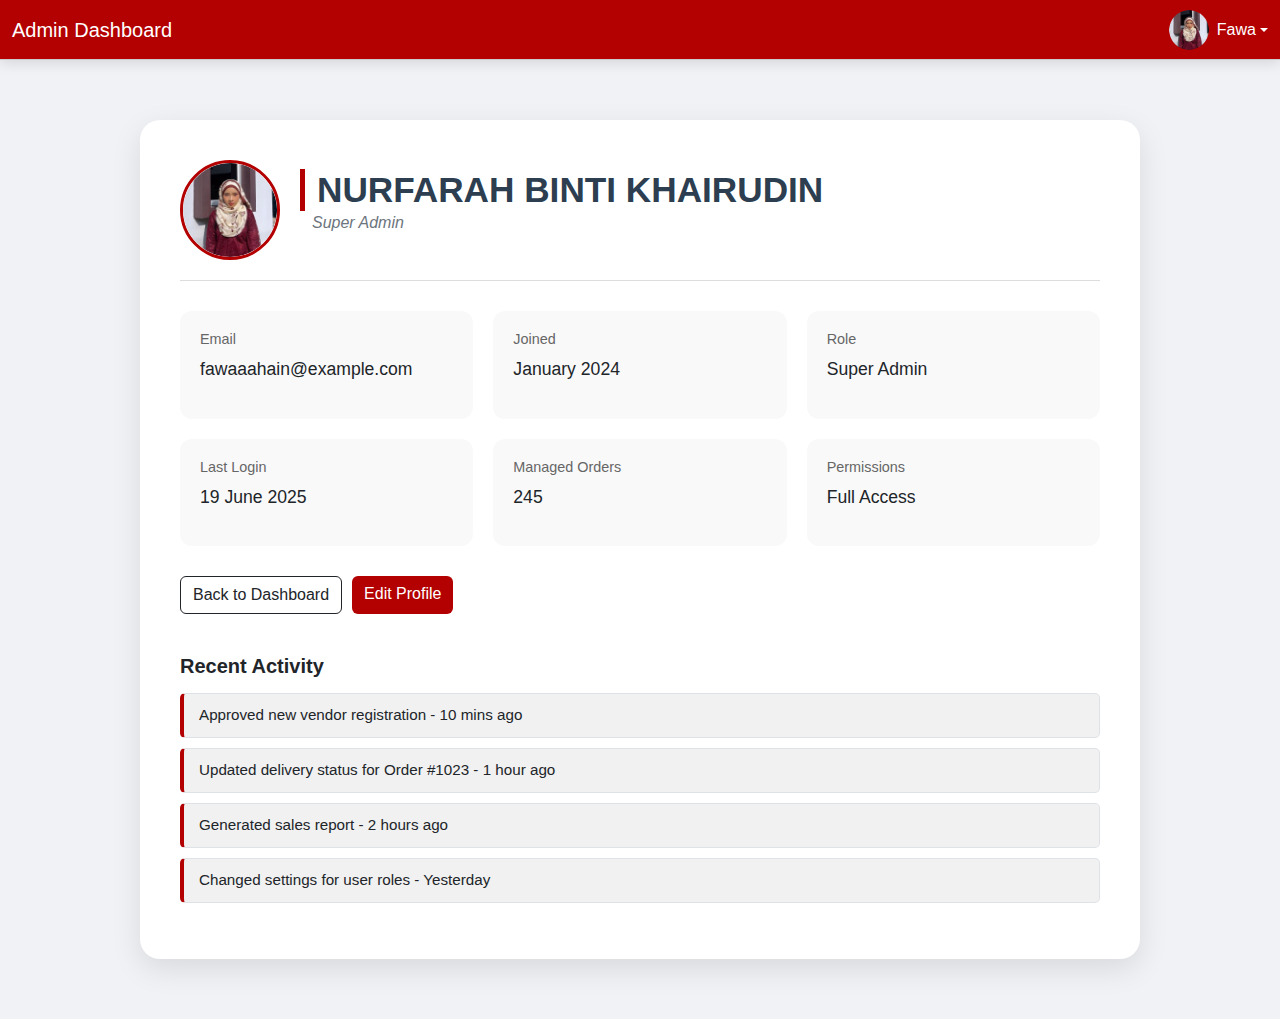
<file: adminprofile.html>
<!DOCTYPE html>
<html lang="en">

<head>
  <meta charset="UTF-8" />
  <meta name="viewport" content="width=device-width, initial-scale=1.0" />
  <title>Admin Profile</title>
  <link href="https://cdn.jsdelivr.net/npm/bootstrap@5.3.2/dist/css/bootstrap.min.css" rel="stylesheet" />
  <link href="https://cdn.jsdelivr.net/npm/bootstrap-icons@1.10.5/font/bootstrap-icons.css" rel="stylesheet" />
  <link href="https://fonts.googleapis.com/css2?family=Bebas+Neue&display=swap" rel="stylesheet">
  <link href="styles.css" rel="stylesheet" />
</head>

<body>
  <!-- NAVBAR -->
  <nav class="navbar navbar-expand-lg navbar-dark" style="background-color: #b30000">
    <div class="container-fluid">
      <a class="navbar-brand" href="#">Admin Dashboard</a>
      <div class="dropdown ms-auto">
        <a class="nav-link dropdown-toggle d-flex align-items-center text-white" href="#" role="button" data-bs-toggle="dropdown" aria-expanded="false">
          <img src="images/profile.png" alt="Avatar" class="rounded-circle" width="40" height="40">
          <span class="ms-2">Fawa</span>
        </a>
        <ul class="dropdown-menu dropdown-menu-end">
          <li><a class="dropdown-item" href="#">Settings</a></li>
          <li><hr class="dropdown-divider"></li>
          <li><a class="dropdown-item" href="#">Logout</a></li>
        </ul>
      </div>
    </div>
  </nav>

  <!-- PROFILE SECTION -->
  <div class="admin-profile">
    <div class="profile-container">
      <div class="admin-header">
        <img src="images/profile.png" alt="Admin Avatar">
        <div>
         <h2 class="admin-name">NURFARAH BINTI KHAIRUDIN</h2>
         <p class="admin-role">Super Admin</p>
        </div>
      </div>

      <div class="info-grid">
        <div class="info-box">
          <h6>Email</h6>
          <p>fawaaahain@example.com</p>
        </div>
        <div class="info-box">
          <h6>Joined</h6>
          <p>January 2024</p>
        </div>
        <div class="info-box">
          <h6>Role</h6>
          <p>Super Admin</p>
        </div>
        <div class="info-box">
          <h6>Last Login</h6>
          <p>19 June 2025</p>
        </div>
        <div class="info-box">
          <h6>Managed Orders</h6>
          <p>245</p>
        </div>
        <div class="info-box">
          <h6>Permissions</h6>
          <p>Full Access</p>
        </div>
      </div>

      <div class="btn-group-action">
        <a href="dashboard.html" class="btn btn-outline-dark">Back to Dashboard</a>
        <a href="edit-profile.html" class="btn btn-warning">Edit Profile</a>
      </div>

      <div class="activity-log">
        <h5>Recent Activity</h5>
        <ul>
          <li>Approved new vendor registration - 10 mins ago</li>
          <li>Updated delivery status for Order #1023 - 1 hour ago</li>
          <li>Generated sales report - 2 hours ago</li>
          <li>Changed settings for user roles - Yesterday</li>
        </ul>
      </div>
    </div>
  </div>
  <script src="https://cdn.jsdelivr.net/npm/bootstrap@5.3.2/dist/js/bootstrap.bundle.min.js"></script>
</body>

</html>
</file>
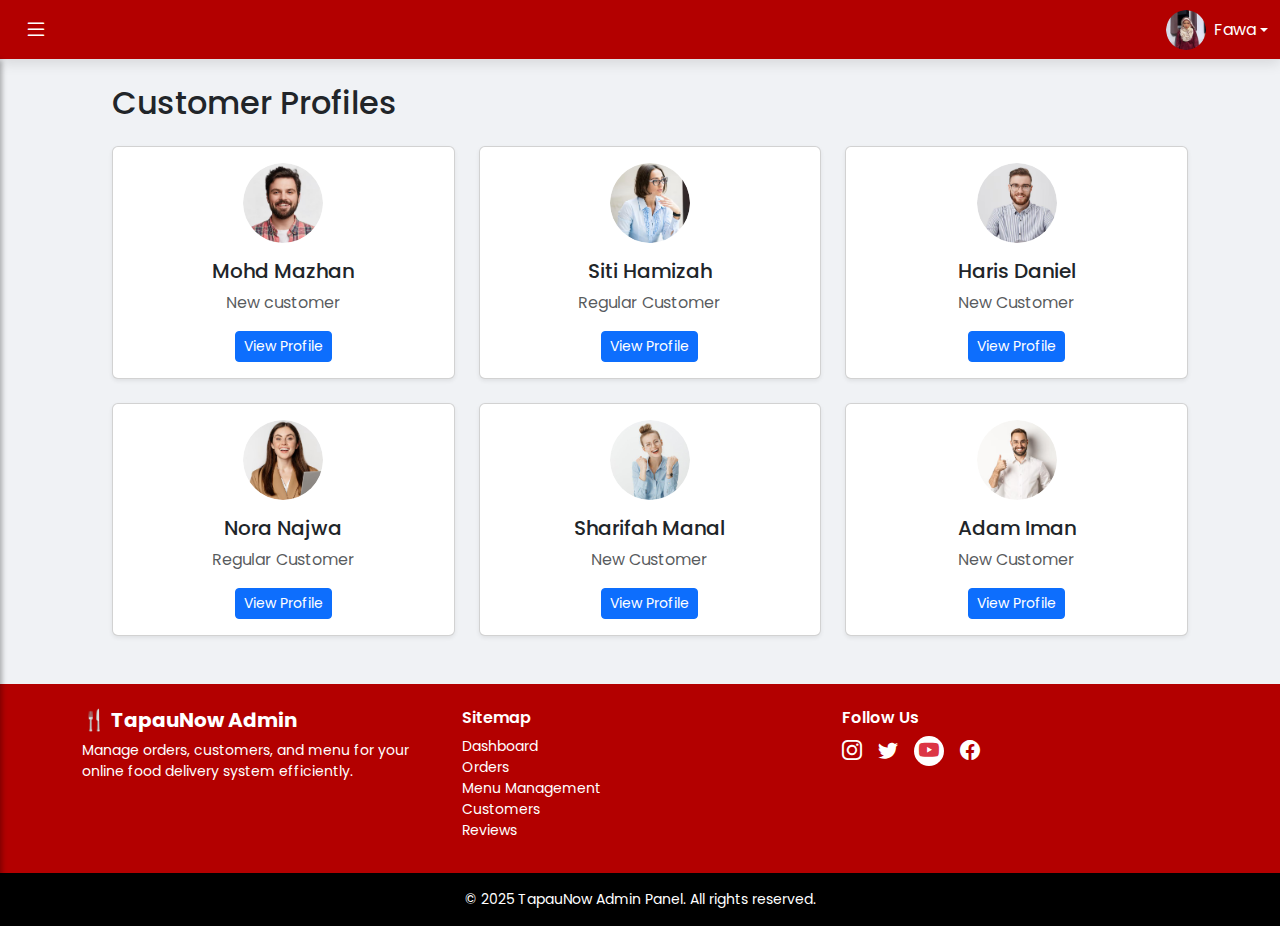
<file: customers.html>
<!DOCTYPE html>
<html lang="en">

<head>
  <meta charset="UTF-8" />
  <meta name="viewport" content="width=device-width, initial-scale=1.0" />
  <title>Customer Profiles - Dashboard</title>
  <link href="https://cdn.jsdelivr.net/npm/bootstrap@5.3.2/dist/css/bootstrap.min.css" rel="stylesheet">
  <link rel="stylesheet" href="styles.css">
  <link href="https://cdn.jsdelivr.net/npm/bootstrap-icons@1.10.5/font/bootstrap-icons.css" rel="stylesheet">
  <link href="https://fonts.googleapis.com/css2?family=Poppins:wght@400;600&display=swap" rel="stylesheet">
</head>

<body>
  <!-- Top Navigation Bar -->
  <nav class="navbar navbar-expand-lg border-bottom">
    <div class="container-fluid">
      <button class="btn border-0 text-white fs-4" id="menu-toggle" style="background: none;">
        <i class="bi bi-list"></i>
      </button>
      <div class="dropdown">
        <a href="#" class="d-flex align-items-center text-decoration-none dropdown-toggle" data-bs-toggle="dropdown"
          aria-expanded="false">
          <img src="images/profile.png" alt="Profile Avatar" class="rounded-circle me-2" width="40">
          <span>Fawa</span>
        </a>
        <ul class="dropdown-menu dropdown-menu-end">
          <li><a class="dropdown-item" href="adminprofile.html">Profile</a></li>
          <li><a class="dropdown-item" href="#">Settings</a></li>
          <li>
            <hr class="dropdown-divider">
          </li>
          <li><a class="dropdown-item" href="logout.php">Logout</a></li>
        </ul>
      </div>
    </div>
  </nav>

  <!-- Sidebar + Main Content Wrapper -->
  <div class="d-flex" id="wrapper">

    <!-- Sidebar -->
    <div class="bg-dark text-white p-3 min-vh-100" style="width: 250px;" id="sidebar">
      <div class="sidebar-heading">
        <img src="images/profile.png" alt="Profile Avatar" class="rounded-circle me-2" width="50">
        <span>fawa<br><small>2024266354</small></span>
      </div>
      <hr class="text-white">
      <ul class="nav flex-column mt-4">
        <li class="nav-item"><a href="index.html" class="nav-link">Dashboard</a></li>
        <li class="nav-item"><a href="orders.html" class="nav-link">Orders</a></li>
        <li class="nav-item"><a href="menu.html" class="nav-link">Menu Management</a></li>
        <li class="nav-item"><a href="reviews.html" class="nav-link">Reviews</a></li>
        <li class="nav-item"><a href="customers.html" class="nav-link active">Customers</a></li>
      </ul>
    </div>

   <!-- Main Content Area -->
    <div id="page-content" class="container-fluid py-4">
      <h2 class="mb-4">Customer Profiles</h2>
      <div class="row">
        <!-- Customer 1 -->
        <div class="col-md-4 mb-4">
          <div class="card shadow-sm">
            <div class="card-body text-center">
              <img src="images/profile1.png" alt="Customer Avatar" class="rounded-circle mb-3" width="80">
              <h5 class="card-title">Mohd Mazhan</h5>
              <p class="text-muted">New customer</p>
              <a href="profilecust1.html" class="btn btn-primary btn-sm">View Profile</a>
            </div>
          </div>
        </div>

        <!-- Customer 2 -->
        <div class="col-md-4 mb-4">
          <div class="card shadow-sm">
            <div class="card-body text-center">
              <img src="images/profile5.png"  alt="Customer Avatar" class="rounded-circle mb-3" width="80">
              <h5 class="card-title">Siti Hamizah</h5>
              <p class="text-muted">Regular Customer</p>
              <a href="profilecust5.html" class="btn btn-primary btn-sm">View Profile</a>
            </div>
          </div>
        </div>

        <!-- Customer 3 -->
        <div class="col-md-4 mb-4">
          <div class="card shadow-sm">
            <div class="card-body text-center">
              <img src="images/profile2.png" alt="Customer Avatar" class="rounded-circle mb-3" width="80">
              <h5 class="card-title">Haris Daniel</h5>
              <p class="text-muted">New Customer</p>
              <a href="profilecust2.html" class="btn btn-primary btn-sm">View Profile</a>
            </div>
          </div>
        </div>

        <!-- Customer 4 -->
        <div class="col-md-4 mb-4">
          <div class="card shadow-sm">
            <div class="card-body text-center">
              <img src="images/profile4.png" alt="Customer Avatar" class="rounded-circle mb-3" width="80">
              <h5 class="card-title">Nora Najwa</h5>
              <p class="text-muted">Regular Customer</p>
              <a href="profilecust4.html" class="btn btn-primary btn-sm">View Profile</a>
            </div>
          </div>
        </div>

         <!-- Customer 5 -->
        <div class="col-md-4 mb-4">
          <div class="card shadow-sm">
            <div class="card-body text-center">
              <img src="images/profile6.png" alt="Customer Avatar" class="rounded-circle mb-3" width="80">
              <h5 class="card-title">Sharifah Manal</h5>
              <p class="text-muted">New Customer</p>
              <a href="profilecust6.html" class="btn btn-primary btn-sm">View Profile</a>
            </div>
          </div>
        </div>

        <!-- Customer 6 -->
        <div class="col-md-4 mb-4">
          <div class="card shadow-sm">
            <div class="card-body text-center">
              <img src="images/profile3.png" alt="Customer Avatar" class="rounded-circle mb-3" width="80">
              <h5 class="card-title">Adam Iman</h5>
              <p class="text-muted">New Customer</p>
              <a href="profilecust3.html" class="btn btn-primary btn-sm">View Profile</a>
            </div>
          </div>
        </div>
      </div>
    </div>
  </div>


<!-- Footer Section Start -->
 <footer class="text-white pt-4" style="background-color: #b30000;">
  <div class="container">
    <div class="row">

      <!-- Branding -->
      <div class="col-md-4 mb-3">
        <h5 class="fw-bold">🍴 TapauNow Admin</h5>
        <p class="small">Manage orders, customers, and menu for your online food delivery system efficiently.</p>
      </div>

      <!-- Sitemap -->
      <div class="col-md-4 mb-3">
        <h6 class="fw-semibold">Sitemap</h6>
        <ul class="list-unstyled small">
          <li><a href="dashboard.html" class="text-white text-decoration-none">Dashboard</a></li>
          <li><a href="orders.html" class="text-white text-decoration-none">Orders</a></li>
          <li><a href="menu.html" class="text-white text-decoration-none">Menu Management</a></li>
          <li><a href="customers.html" class="text-white text-decoration-none">Customers</a></li>
          <li><a href="reviews.html" class="text-white text-decoration-none">Reviews</a></li>
        </ul>
      </div>

       <!-- Social Media -->
      <div class="col-md-4 mb-3">
        <h6 class="fw-semibold">Follow Us</h6>
        <div class="d-flex gap-3">
          <a href="https://www.instagram.com/yfaar/" class="text-white fs-5"><i class="bi bi-instagram"></i></a>
          <a href="https://x.com/yfaaar" class="text-white fs-5"><i class="bi bi-twitter"></i></a> <!-- FIXED -->
          <a href="https://www.youtube.com/@NURFARAHKHAIRUDIN-i7n" class="fs-5 d-inline-flex align-items-center justify-content-center rounded-circle" style="width: 30px; height: 30px; background-color: white;">
            <i class="bi bi-youtube text-danger"></i>
          </a>
          <a href="https://www.facebook.com/share/1JZTAfGp1u/?mibextid=wwXIfr" class="text-white fs-5"><i class="bi bi-facebook"></i></a>
        </div>
      </div>


    </div>
  </div>

  <!-- Copyright (Black Strip) -->
  <div class="text-center small p-3" style="background-color: black; color: white;">
    © 2025 TapauNow Admin Panel. All rights reserved.
  </div>
</footer>
  <!-- Footer Section End -->

  <script src="https://cdn.jsdelivr.net/npm/bootstrap@5.3.2/dist/js/bootstrap.bundle.min.js"></script> 
  <script src="scripts.js"></script>
</body>
</html>
</file>
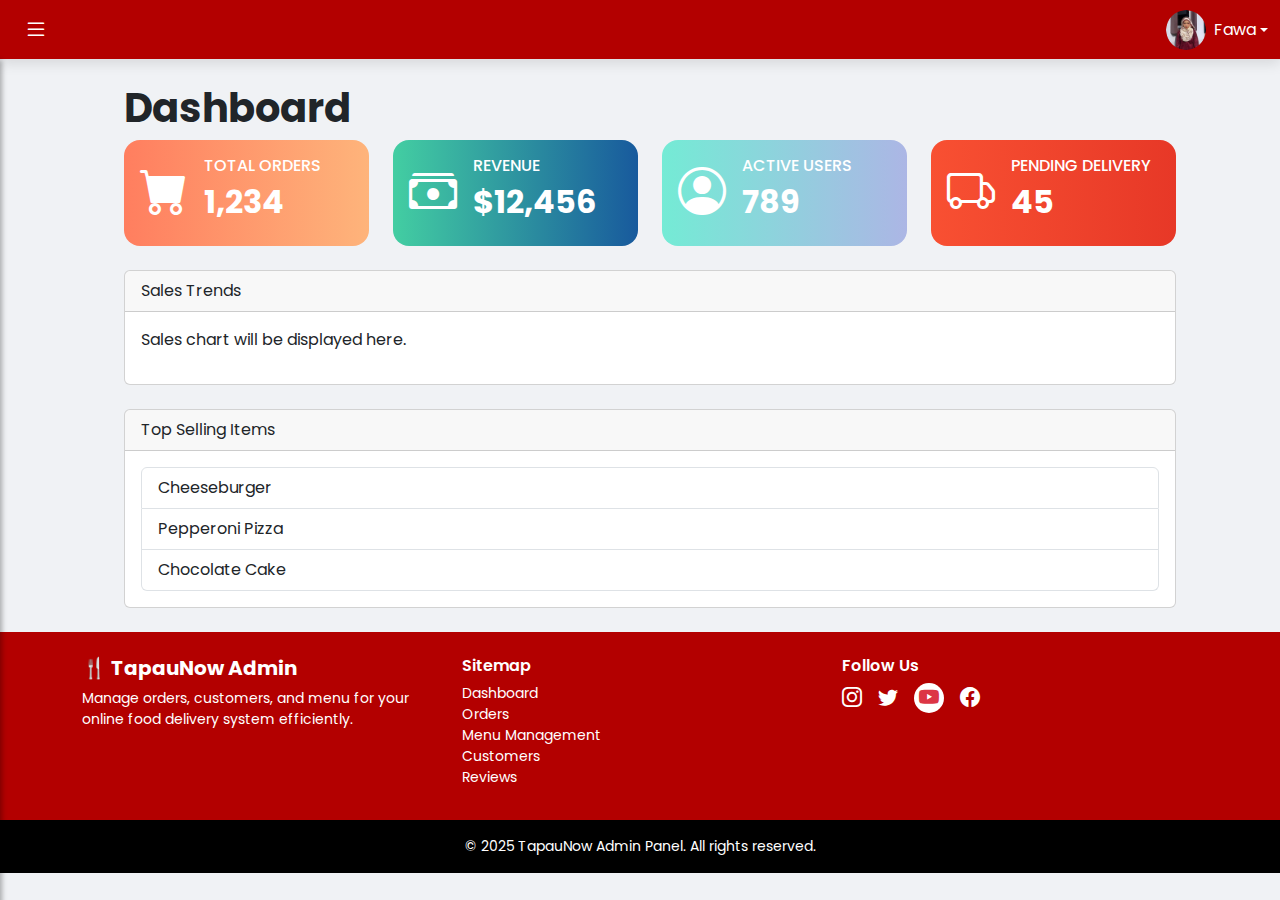
<file: dashboard.html>
<!DOCTYPE html>
<html lang="en">

<head>
  <meta charset="UTF-8" />
  <meta name="viewport" content="width=device-width, initial-scale=1.0" />
  <title>Dashboard</title>
  <link href="https://cdn.jsdelivr.net/npm/bootstrap@5.3.2/dist/css/bootstrap.min.css" rel="stylesheet">
  <link rel="stylesheet" href="styles.css">
  <link href="https://cdn.jsdelivr.net/npm/bootstrap-icons@1.10.5/font/bootstrap-icons.css" rel="stylesheet">
  <link href="https://fonts.googleapis.com/css2?family=Poppins:wght@400;600&display=swap" rel="stylesheet">
</head>

<body>
  <!-- Top Navigation Bar -->
  <nav class="navbar navbar-expand-lg border-bottom">
    <div class="container-fluid">
      <button class="btn border-0 text-white fs-4" id="menu-toggle" style="background: none;">
        <i class="bi bi-list"></i>
      </button>
      <div class="dropdown">
        <a href="#" class="d-flex align-items-center text-decoration-none dropdown-toggle" data-bs-toggle="dropdown"
          aria-expanded="false">
          <img src="images/profile.png" alt="Profile Avatar" class="rounded-circle me-2" width="40">
          <span>Fawa</span>
        </a>
        <ul class="dropdown-menu dropdown-menu-end">
          <li><a class="dropdown-item" href="adminprofile.html">Profile</a></li>
          <li><a class="dropdown-item" href="settings.html">Settings</a></li>
          <li>
            <hr class="dropdown-divider">
          </li>
          <li><a class="dropdown-item" href="logout.php">Logout</a></li>
        </ul>
      </div>
    </div>
  </nav>

  <!-- Sidebar + Main Content Wrapper -->
  <div class="d-flex" id="wrapper">

    <!-- Sidebar -->
    <div class="bg-dark text-white p-3 min-vh-100" style="width: 250px;" id="sidebar">
      <div class="sidebar-heading">
        <img src="images/profile.png" alt="Profile Avatar" class="rounded-circle me-2" width="50">
        <span>fawa<br><small>2024266354</small></span>
      </div>
      <hr class="text-white">
      <ul class="nav flex-column mt-4">
        <ul>
          <li class="nav-item"><a href="dashboard.html" class="nav-link active">Dashboard</a></li>
          <li class="nav-item"><a href="orders.html" class="nav-link">Orders</a></li>
          <li class="nav-item"><a href="menu.html" class="nav-link">Menu Management</a></li>
          <li class="nav-item"><a href="reviews.html" class="nav-link">Reviews</a></li>
          <li class="nav-item"><a href="customers.html" class="nav-link">Customers</a></li>
        </ul>
    </div>

    <!-- Main Content -->
    <div class="container-fluid p-4" id="page-content">
      <h1><b>Dashboard</b></h1>

      <!-- Quick Stats -->
      <div class="row mb-4">
        <div class="col-md-3">
          <div class="card h-100 text-white"
            style="background: linear-gradient(to right, #ff7e5f, #feb47b); border: none; border-radius: 1rem;">
            <div class="card-body d-flex align-items-center"><i class="bi bi-cart-fill display-5 me-3"></i>
              <div>
                <h6 class="text-uppercase">Total Orders</h6>
                <h2 class="fw-bold">1,234</h2>
              </div>
            </div>
          </div>
        </div>
        <div class="col-md-3">
          <div class="card h-100 text-white"
            style="background: linear-gradient(to right, #43cea2, #185a9d); border: none; border-radius: 1rem;">
            <div class="card-body d-flex align-items-center"><i class="bi bi-cash-stack display-5 me-3"></i>
              <div>
                <h6 class="text-uppercase">Revenue</h6>
                <h2 class="fw-bold">$12,456</h2>
              </div>
            </div>
          </div>
        </div>
        <div class="col-md-3">
          <div class="card h-100 text-white"
            style="background: linear-gradient(to right, #74ebd5, #ACB6E5); border: none; border-radius: 1rem;">
            <div class="card-body d-flex align-items-center"><i class="bi bi-person-circle display-5 me-3"></i>
              <div>
                <h6 class="text-uppercase">Active Users</h6>
                <h2 class="fw-bold">789</h2>
              </div>
            </div>
          </div>
        </div>
        <div class="col-md-3">
          <div class="card h-100 text-white"
            style="background: linear-gradient(to right, #f85032, #e73827); border: none; border-radius: 1rem;">
            <div class="card-body d-flex align-items-center"><i class="bi bi-truck display-5 me-3"></i>
              <div>
                <h6 class="text-uppercase">Pending Delivery</h6>
                <h2 class="fw-bold">45</h2>
              </div>
            </div>
          </div>
        </div>
      </div>

      <!-- Sales Trends Placeholder -->
      <div class="card mb-4">
        <div class="card-header">Sales Trends</div>
        <div class="card-body">
          <p>Sales chart will be displayed here.</p>
        </div>
      </div>

      <!-- Top Selling Items -->
      <div class="card">
        <div class="card-header">Top Selling Items</div>
        <div class="card-body">
          <ul class="list-group">
            <li class="list-group-item">Cheeseburger</li>
            <li class="list-group-item">Pepperoni Pizza</li>
            <li class="list-group-item">Chocolate Cake</li>
          </ul>
        </div>
      </div>
    </div>
  </div>

<!-- Footer Section Start -->
 <footer class="text-white pt-4" style="background-color: #b30000;">
  <div class="container">
    <div class="row">

      <!-- Branding -->
      <div class="col-md-4 mb-3">
        <h5 class="fw-bold">🍴 TapauNow Admin</h5>
        <p class="small">Manage orders, customers, and menu for your online food delivery system efficiently.</p>
      </div>

      <!-- Sitemap -->
      <div class="col-md-4 mb-3">
        <h6 class="fw-semibold">Sitemap</h6>
        <ul class="list-unstyled small">
          <li><a href="dashboard.html" class="text-white text-decoration-none">Dashboard</a></li>
          <li><a href="orders.html" class="text-white text-decoration-none">Orders</a></li>
          <li><a href="menu.html" class="text-white text-decoration-none">Menu Management</a></li>
          <li><a href="customers.html" class="text-white text-decoration-none">Customers</a></li>
          <li><a href="reviews.html" class="text-white text-decoration-none">Reviews</a></li>
        </ul>
      </div>

       <!-- Social Media -->
      <div class="col-md-4 mb-3">
        <h6 class="fw-semibold">Follow Us</h6>
        <div class="d-flex gap-3">
          <a href="https://www.instagram.com/yfaar/" class="text-white fs-5"><i class="bi bi-instagram"></i></a>
          <a href="https://x.com/yfaaar" class="text-white fs-5"><i class="bi bi-twitter"></i></a> <!-- FIXED -->
          <a href="https://www.youtube.com/@NURFARAHKHAIRUDIN-i7n" class="fs-5 d-inline-flex align-items-center justify-content-center rounded-circle" style="width: 30px; height: 30px; background-color: white;">
            <i class="bi bi-youtube text-danger"></i>
          </a>
          <a href="https://www.facebook.com/share/1JZTAfGp1u/?mibextid=wwXIfr" class="text-white fs-5"><i class="bi bi-facebook"></i></a>
        </div>
      </div>


    </div>
  </div>

  <!-- Copyright (Black Strip) -->
  <div class="text-center small p-3" style="background-color: black; color: white;">
    © 2025 TapauNow Admin Panel. All rights reserved.
  </div>
</footer>
  <!-- Footer Section End -->


  <script src="https://cdn.jsdelivr.net/npm/bootstrap@5.3.2/dist/js/bootstrap.bundle.min.js"></script>
  <script src="scripts.js"></script>
</body>

</html>
</file>
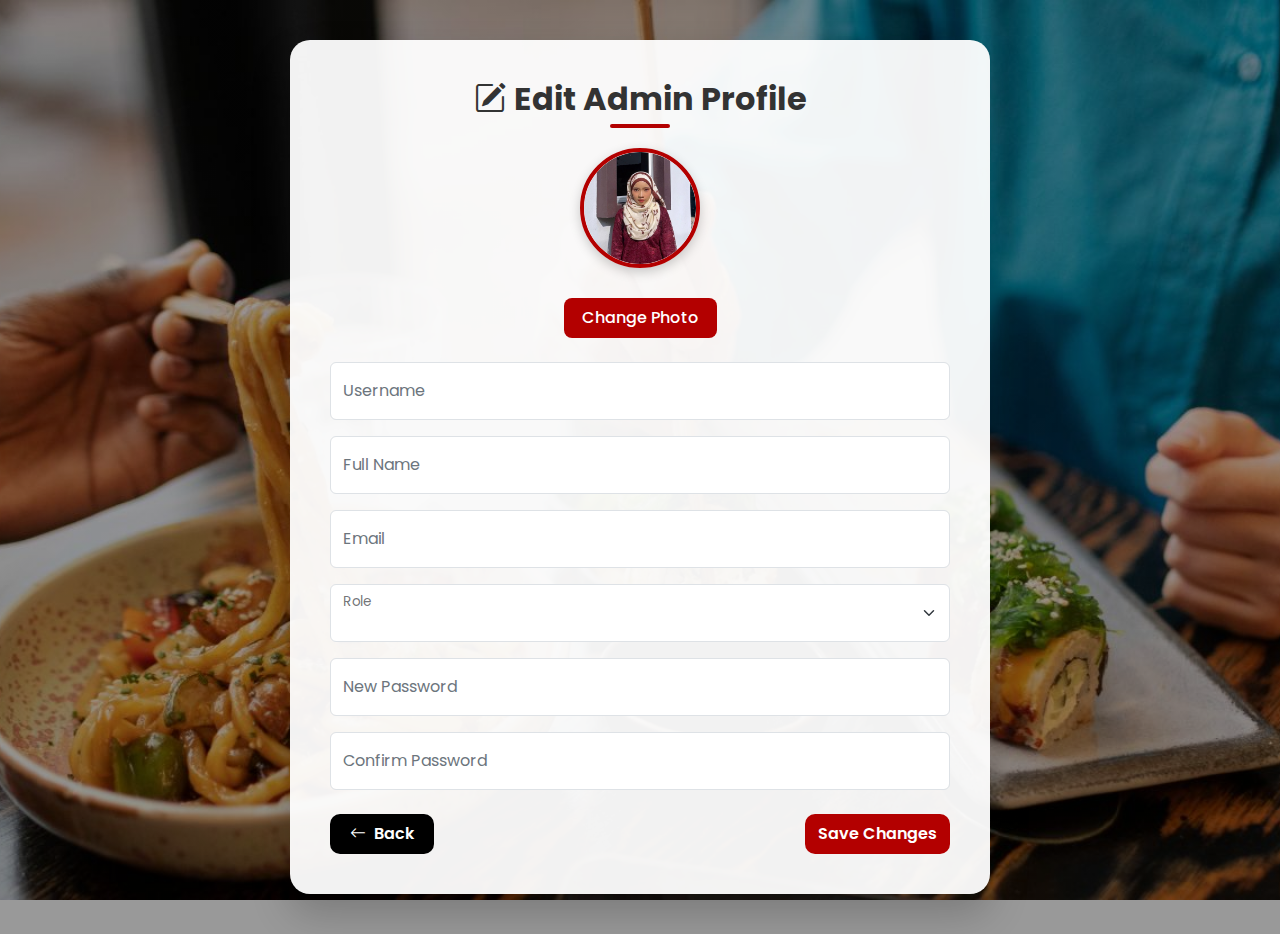
<file: edit-profile.html>
<!DOCTYPE html>
<html lang="en">
<head>
  <meta charset="UTF-8">
  <title>Edit Profile</title>
  <link href="https://cdn.jsdelivr.net/npm/bootstrap@5.3.3/dist/css/bootstrap.min.css" rel="stylesheet">
  <link href="https://fonts.googleapis.com/css2?family=Poppins:wght@400;600;700&display=swap" rel="stylesheet">
  <link href="https://cdn.jsdelivr.net/npm/bootstrap-icons@1.10.5/font/bootstrap-icons.css" rel="stylesheet">
  <style>
    body#editProfilePage {
      font-family: 'Poppins', sans-serif;
      background: linear-gradient(rgba(0,0,0,0.4), rgba(0,0,0,0.4)), url('images/background.jpeg') no-repeat center center fixed;
      background-size: cover;
      min-height: 100vh;
      margin: 0;
    }

    .background-overlay {
      min-height: 100vh;
      display: flex;
      align-items: center;
      justify-content: center;
      padding: 40px 20px;
    }

    .edit-container {
      width: 100%;
      max-width: 700px;
      background: rgba(255,255,255,0.95);
      border-radius: 20px;
      padding: 40px;
      box-shadow: 0 20px 40px rgba(0,0,0,0.2);
    }

    .edit-title {
      font-size: 2rem;
      font-weight: 700;
      color: #333;
      text-align: center;
      margin-bottom: 30px;
      position: relative;
    }

    .edit-title::after {
      content: '';
      width: 60px;
      height: 4px;
      background-color: #b30000;
      position: absolute;
      bottom: -10px;
      left: 50%;
      transform: translateX(-50%);
      border-radius: 10px;
    }

    .profile-image-preview {
      display: block;
      margin: 0 auto 20px;
      width: 120px;
      height: 120px;
      object-fit: cover;
      border-radius: 50%;
      border: 4px solid #b30000;
      box-shadow: 0 4px 12px rgba(0,0,0,0.2);
    }

    .custom-file-upload {
      display: inline-block;
      margin-top: 10px;
      color: white;
      background-color: #b30000;
      padding: 8px 18px;
      border-radius: 8px;
      cursor: pointer;
      font-weight: 500;
      transition: 0.3s;
    }

    .custom-file-upload:hover {
      background-color: #8e0000;
    }

    input[type="file"] {
      display: none;
    }

    .form-floating > label {
      color: #6c757d;
    }

    .form-floating .form-control:focus ~ label,
    .form-floating .form-control:not(:placeholder-shown) ~ label {
      opacity: 1;
      transform: scale(0.85) translateY(-0.9rem) translateX(0.15rem);
    }

    .btn-secondary {
    background-color: black; 
    color: #fff;
    font-weight: 600;
    border-radius: 10px;
    border: none;
    padding: 8px 20px;
    transition: background 0.3s;
    }

  .btn-secondary:hover {
   background-color: blue; 
   color: white; 
  }

  .btn-save {
  background-color: #b30000;
  color: white;
  font-weight: 600;
  border-radius: 10px;
  }

  .btn-save:hover {
  background-color: #8e0000;
  }

  @media (max-width: 576px) {
  .edit-container {
  padding: 30px 20px;
      }
    }
  </style>
</head>

<body id="editProfilePage">
  <div class="background-overlay">
    <div class="edit-container">
      <h2 class="edit-title"><i class="bi bi-pencil-square me-2"></i>Edit Admin Profile</h2>

      <div class="text-center">
        <img src="images/profile.png" id="profilePreview" class="profile-image-preview" alt="Profile Picture">
        <label for="uploadImage" class="custom-file-upload">Change Photo</label>
        <input type="file" id="uploadImage" accept="image/*">
      </div>

      <form class="mt-4" id="editProfileForm">
        <div class="form-floating mb-3">
          <input type="text" class="form-control" id="floatingUsername" placeholder="Username" required>
          <label for="floatingUsername">Username</label>
        </div>

        <div class="form-floating mb-3">
          <input type="text" class="form-control" id="floatingName" placeholder="Full Name" required>
          <label for="floatingName">Full Name</label>
        </div>

        <div class="form-floating mb-3">
          <input type="email" class="form-control" id="floatingEmail" placeholder="Email" required>
          <label for="floatingEmail">Email</label>
        </div>

        <div class="form-floating mb-3">
          <select class="form-select" id="floatingRole" aria-label="Role">
            <option selected disabled>Select Role</option>
            <option value="Supervisor">Supervisor</option>
            <option value="Manager">Manager</option>
            <option value="Administrator">Administrator</option>
          </select>
          <label for="floatingRole">Role</label>
        </div>

        <div class="form-floating mb-3">
          <input type="password" class="form-control" id="floatingPassword" placeholder="New Password">
          <label for="floatingPassword">New Password</label>
        </div>

        <div class="form-floating mb-4">
          <input type="password" class="form-control" id="floatingConfirmPassword" placeholder="Confirm Password">
          <label for="floatingConfirmPassword">Confirm Password</label>
        </div>

        <div class="d-flex justify-content-between">
  <button type="button" class="btn btn-secondary" onclick="window.location.href= 'adminprofile.html'">
    <i class="bi bi-arrow-left me-1"></i> Back
  </button>
  <button type="submit" class="btn btn-save">Save Changes</button>
</div>


  <script>
    const uploadImage = document.getElementById('uploadImage');
    const profilePreview = document.getElementById('profilePreview');

    uploadImage.addEventListener('change', function () {
      const file = this.files[0];
      if (file) {
        profilePreview.src = URL.createObjectURL(file);
      }
    });

    // Save and Load Form Data using localStorage
    const form = document.getElementById("editProfileForm");

    window.addEventListener('DOMContentLoaded', () => {
      document.getElementById("floatingUsername").value = localStorage.getItem("username") || "";
      document.getElementById("floatingName").value = localStorage.getItem("name") || "";
      document.getElementById("floatingEmail").value = localStorage.getItem("email") || "";
      document.getElementById("floatingRole").value = localStorage.getItem("role") || "";
    });

   form.addEventListener("submit", function (e) {
  e.preventDefault();

  localStorage.setItem("username", document.getElementById("floatingUsername").value);
  localStorage.setItem("name", document.getElementById("floatingName").value);
  localStorage.setItem("email", document.getElementById("floatingEmail").value);
  localStorage.setItem("role", document.getElementById("floatingRole").value);

  alert("Profile saved locally!");

  // Redirect ke profile page
  window.location.href = "adminprofile.html";
});

  </script>
</body>
</html>
</file>
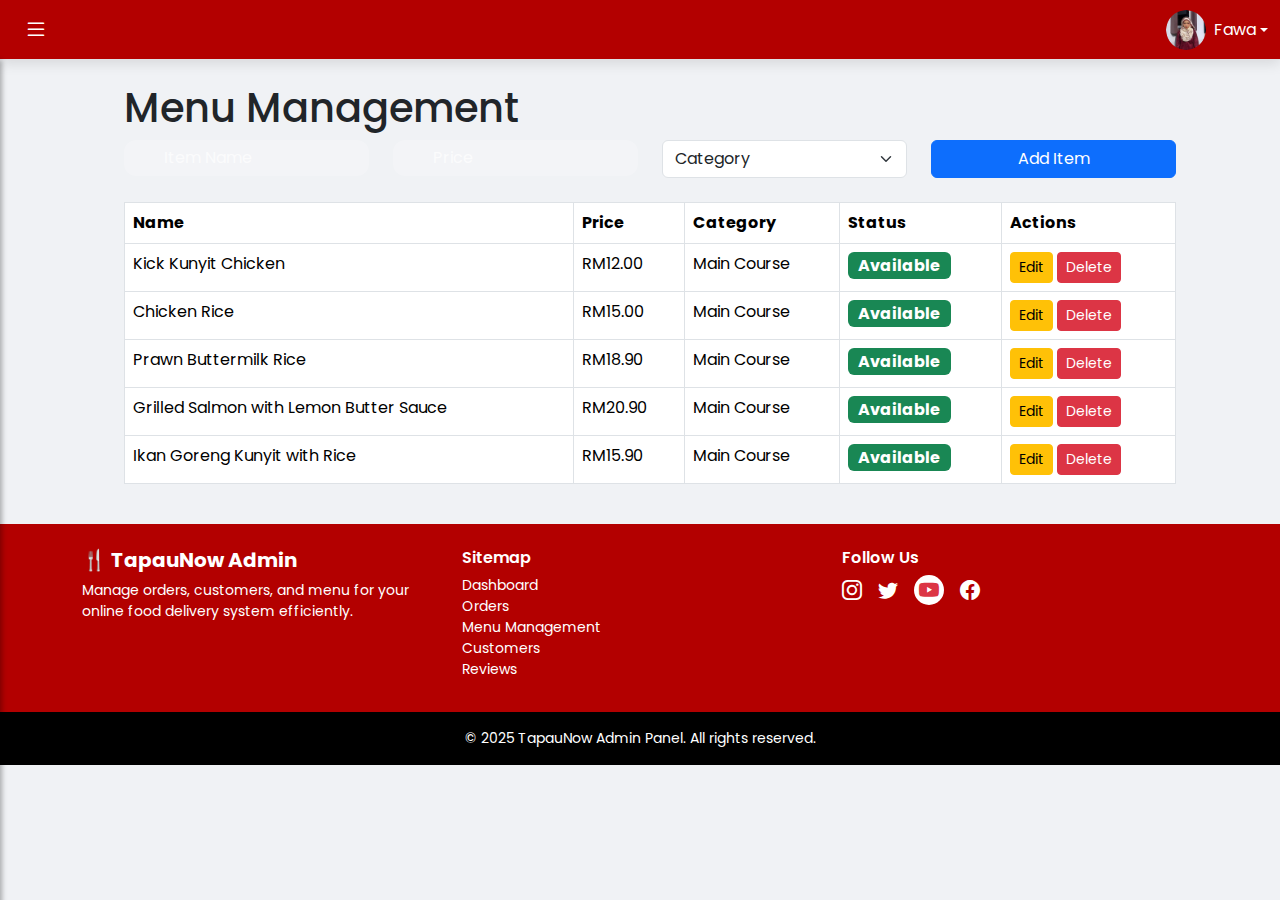
<file: menu.html>
<!DOCTYPE html>
<html lang="en">
<head>
  <meta charset="UTF-8" />
  <meta name="viewport" content="width=device-width, initial-scale=1.0" />
  <title>Dashboard</title>
  <link href="https://cdn.jsdelivr.net/npm/bootstrap@5.3.2/dist/css/bootstrap.min.css" rel="stylesheet">
  <link rel="stylesheet" href="styles.css">
  <link href="https://cdn.jsdelivr.net/npm/bootstrap-icons@1.10.5/font/bootstrap-icons.css" rel="stylesheet">
  <link href="https://fonts.googleapis.com/css2?family=Poppins:wght@400;600&display=swap" rel="stylesheet">
</head>
<body>
   <!-- Top Navigation Bar -->
  <nav class="navbar navbar-expand-lg border-bottom">
    <div class="container-fluid">
      <button class="btn border-0 text-white fs-4" id="menu-toggle" style="background: none;">
        <i class="bi bi-list"></i>
      </button>
      <div class="dropdown">
        <a href="#" class="d-flex align-items-center text-decoration-none dropdown-toggle" data-bs-toggle="dropdown"
          aria-expanded="false">
          <img src="images/profile.png" alt="Profile Avatar" class="rounded-circle me-2" width="40">
          <span>Fawa</span>
        </a>
        <ul class="dropdown-menu dropdown-menu-end">
          <li><a class="dropdown-item" href="adminprofile.html">Profile</a></li>
          <li><a class="dropdown-item" href="settings.html">Settings</a></li>
          <li>
            <hr class="dropdown-divider">
          </li>
          <li><a class="dropdown-item" href="logout.php">Logout</a></li>
        </ul>
      </div>
    </div>
  </nav>

  <!-- Sidebar + Main Content Wrapper -->
  <div class="d-flex" id="wrapper">

    <!-- Sidebar -->
    <div class="bg-dark text-white p-3 min-vh-100" style="width: 250px;" id="sidebar">
      <div class="sidebar-heading">
        <img src="images/profile.png" alt="Profile Avatar" class="rounded-circle me-2" width="50">
        <span>fawa<br><small>2024266354</small></span>
      </div>
      <hr class="text-white">
      <ul class="nav flex-column mt-4">
        <ul>
          <li class="nav-item"><a href="dashboard.html" class="nav-link active">Dashboard</a></li>
          <li class="nav-item"><a href="orders.html" class="nav-link">Orders</a></li>
          <li class="nav-item"><a href="menu.html" class="nav-link">Menu Management</a></li>
          <li class="nav-item"><a href="reviews.html" class="nav-link">Reviews</a></li>
          <li class="nav-item"><a href="customers.html" class="nav-link">Customers</a></li>
        </ul>
    </div>
  <div class="container-fluid p-4" id="page-content">
    <h1>Menu Management</h1>

    <!-- Add New Item -->
    <form class="mb-4">
      <div class="row">
        <div class="col-md-3">
          <input type="text" class="form-control" placeholder="Item Name" required>
        </div>
        <div class="col-md-3">
          <input type="number" class="form-control" placeholder="Price" required>
        </div>
        <div class="col-md-3">
          <select class="form-select">
            <option selected>Category</option>
            <option>Beef</option>
            <option>Chicken</option>
            <option>Fish</option>
          </select>
        </div>
        <div class="col-md-3">
          <button class="btn btn-primary w-100">Add Item</button>
        </div>
      </div>
    </form>

    <!-- Existing Items -->
    <table class="table table-bordered">
      <thead>
        <tr>
          <th>Name</th>
          <th>Price</th>
          <th>Category</th>
          <th>Status</th>
          <th>Actions</th>
        </tr>
      </thead>
      <tbody>
        <tr>
          <td>Kick Kunyit Chicken</td>
          <td>RM12.00</td>
          <td>Main Course</td>
          <td><span class="badge bg-success">Available</span></td>
          <td>
            <button class="btn btn-sm btn-warning">Edit</button>
            <button class="btn btn-sm btn-danger">Delete</button>
          </td>
        </tr>

        <tr>
          <td>Chicken Rice</td>
          <td>RM15.00</td>
          <td>Main Course</td>
          <td><span class="badge bg-success">Available</span></td>
          <td>
            <button class="btn btn-sm btn-warning">Edit</button>
            <button class="btn btn-sm btn-danger">Delete</button>
          </td>
        </tr>

        <tr>
          <td>Prawn Buttermilk Rice</td>
          <td>RM18.90</td>
          <td>Main Course</td>
          <td><span class="badge bg-success">Available</span></td>
          <td>
            <button class="btn btn-sm btn-warning">Edit</button>
            <button class="btn btn-sm btn-danger">Delete</button>
          </td>
        </tr>

        <tr>
          <td>Grilled Salmon with Lemon Butter Sauce</td>
          <td>RM20.90</td>
          <td>Main Course</td>
          <td><span class="badge bg-success">Available</span></td>
          <td>
            <button class="btn btn-sm btn-warning">Edit</button>
            <button class="btn btn-sm btn-danger">Delete</button>
          </td>
        </tr>

        <tr>
          <td>Ikan Goreng Kunyit with Rice</td>
          <td>RM15.90</td>
          <td>Main Course</td>
          <td><span class="badge bg-success">Available</span></td>
          <td>
            <button class="btn btn-sm btn-warning">Edit</button>
            <button class="btn btn-sm btn-danger">Delete</button>
          </td>
        </tr>



      </tbody>
    </table>
  </div>
</div>

  <!-- Footer Section Start -->
 <footer class="text-white pt-4" style="background-color: #b30000;">
  <div class="container">
    <div class="row">

      <!-- Branding -->
      <div class="col-md-4 mb-3">
        <h5 class="fw-bold">🍴 TapauNow Admin</h5>
        <p class="small">Manage orders, customers, and menu for your online food delivery system efficiently.</p>
      </div>

      <!-- Sitemap -->
      <div class="col-md-4 mb-3">
        <h6 class="fw-semibold">Sitemap</h6>
        <ul class="list-unstyled small">
          <li><a href="dashboard.html" class="text-white text-decoration-none">Dashboard</a></li>
          <li><a href="orders.html" class="text-white text-decoration-none">Orders</a></li>
          <li><a href="menu.html" class="text-white text-decoration-none">Menu Management</a></li>
          <li><a href="customers.html" class="text-white text-decoration-none">Customers</a></li>
          <li><a href="reviews.html" class="text-white text-decoration-none">Reviews</a></li>
        </ul>
      </div>

       <!-- Social Media -->
      <div class="col-md-4 mb-3">
        <h6 class="fw-semibold">Follow Us</h6>
        <div class="d-flex gap-3">
          <a href="https://www.instagram.com/yfaar/" class="text-white fs-5"><i class="bi bi-instagram"></i></a>
          <a href="https://x.com/yfaaar" class="text-white fs-5"><i class="bi bi-twitter"></i></a> <!-- FIXED -->
          <a href="https://www.youtube.com/@NURFARAHKHAIRUDIN-i7n" class="fs-5 d-inline-flex align-items-center justify-content-center rounded-circle" style="width: 30px; height: 30px; background-color: white;">
            <i class="bi bi-youtube text-danger"></i>
          </a>
          <a href="https://www.facebook.com/share/1JZTAfGp1u/?mibextid=wwXIfr" class="text-white fs-5"><i class="bi bi-facebook"></i></a>
        </div>
      </div>


    </div>
  </div>

  <!-- Copyright (Black Strip) -->
  <div class="text-center small p-3" style="background-color: black; color: white;">
    © 2025 TapauNow Admin Panel. All rights reserved.
  </div>
</footer>
  <!-- Footer Section End -->

<script src="https://cdn.jsdelivr.net/npm/bootstrap@5.3.2/dist/js/bootstrap.bundle.min.js"></script> 
<script src="scripts.js"></script>
</body>
</html>
</file>
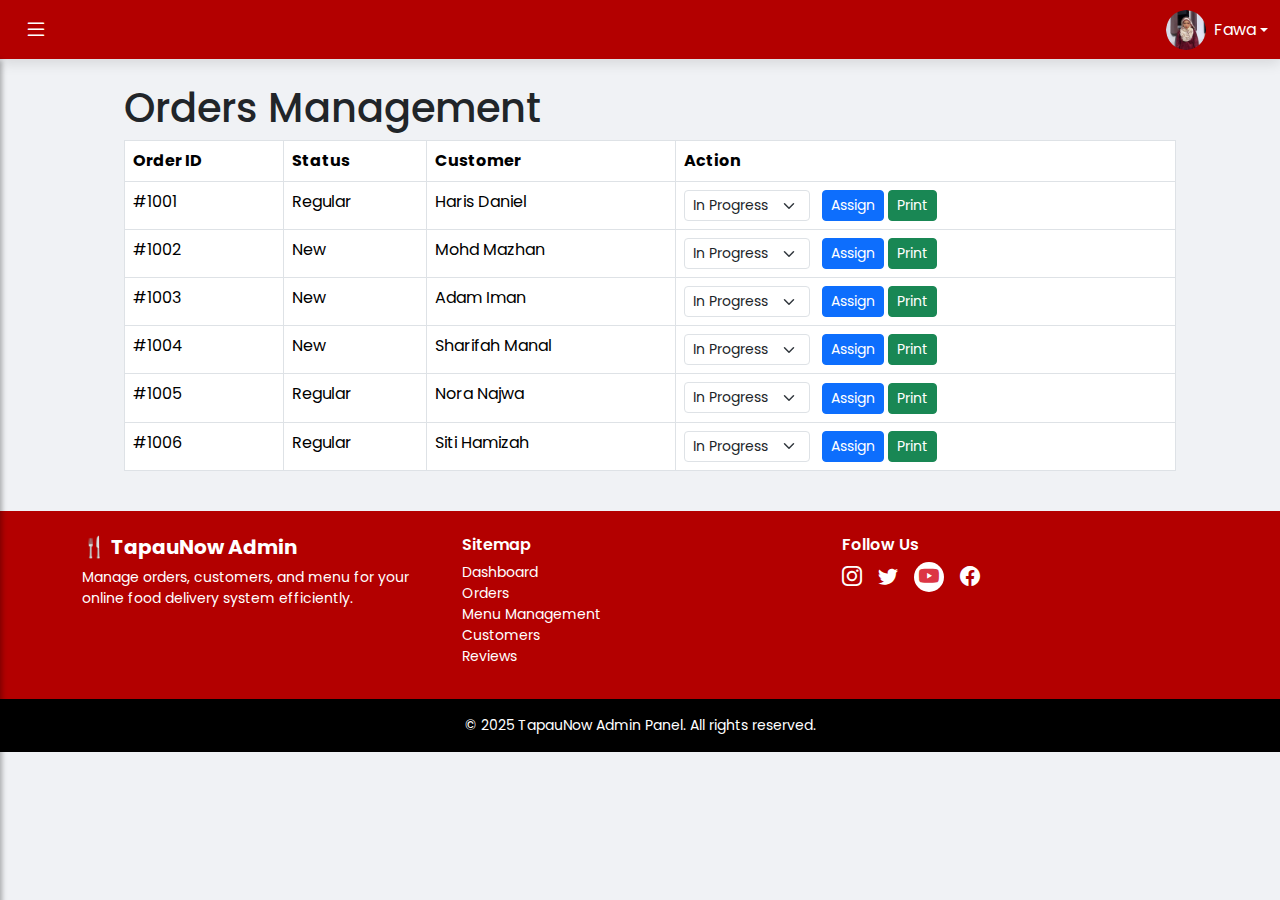
<file: orders.html>
<!DOCTYPE html>
<html lang="en">
<head>
  <meta charset="UTF-8" />
  <meta name="viewport" content="width=device-width, initial-scale=1.0" />
  <title>Dashboard</title>
  <link href="https://cdn.jsdelivr.net/npm/bootstrap@5.3.2/dist/css/bootstrap.min.css" rel="stylesheet">
  <link rel="stylesheet" href="styles.css">
  <link href="https://cdn.jsdelivr.net/npm/bootstrap-icons@1.10.5/font/bootstrap-icons.css" rel="stylesheet">
  <link href="https://fonts.googleapis.com/css2?family=Poppins:wght@400;600&display=swap" rel="stylesheet">
</head>

<body>
 <!-- Top Navigation Bar -->
  <nav class="navbar navbar-expand-lg border-bottom">
    <div class="container-fluid">
      <button class="btn border-0 text-white fs-4" id="menu-toggle" style="background: none;">
        <i class="bi bi-list"></i>
      </button>
      <div class="dropdown">
        <a href="#" class="d-flex align-items-center text-decoration-none dropdown-toggle" data-bs-toggle="dropdown"
          aria-expanded="false">
          <img src="images/profile.png" alt="Profile Avatar" class="rounded-circle me-2" width="40">
          <span>Fawa</span>
        </a>
        <ul class="dropdown-menu dropdown-menu-end">
          <li><a class="dropdown-item" href="adminprofile.html">Profile</a></li>
          <li><a class="dropdown-item" href="#">Settings</a></li>
          <li>
            <hr class="dropdown-divider">
          </li>
          <li><a class="dropdown-item" href="logout.php">Logout</a></li>
        </ul>
      </div>
    </div>
  </nav>

  <!-- Sidebar + Main Content Wrapper -->
  <div class="d-flex" id="wrapper">

    <!-- Sidebar -->
    <div class="bg-dark text-white p-3 min-vh-100" style="width: 250px;" id="sidebar">
      <div class="sidebar-heading">
        <img src="images/profile.png" alt="Profile Avatar" class="rounded-circle me-2" width="50">
        <span>fawa<br><small>2024266354</small></span>
      </div>
      <hr class="text-white">
      <ul class="nav flex-column mt-4">
        <ul>
          <li class="nav-item"><a href="dashboard.html" class="nav-link active">Dashboard</a></li>
          <li class="nav-item"><a href="orders.html" class="nav-link">Orders</a></li>
          <li class="nav-item"><a href="menu.html" class="nav-link">Menu Management</a></li>
          <li class="nav-item"><a href="reviews.html" class="nav-link">Reviews</a></li>
          <li class="nav-item"><a href="customers.html" class="nav-link">Customers</a></li>
        </ul>
    </div>

  <div class="container-fluid p-4" id="page-content">
    <h1>Orders Management</h1>

    <!-- Order Table -->
    <table class="table table-bordered">
      <thead>
        <tr>
          <th>Order ID</th>
          <th>Status</th>
          <th>Customer</th>
          <th>Action</th>
        </tr>
      </thead>
      <tbody>
        <tr>
          <td>#1001</td>
          <td>Regular</td>
          <td>Haris Daniel</td>
          <td>
            <select class="form-select form-select-sm d-inline-block w-auto me-2">
              <option>In Progress</option>
              <option>Completed</option>
              <option>Cancelled</option>
            </select>
            <button class="btn btn-sm btn-primary">Assign</button>
            <button class="btn btn-sm btn-success">Print</button>
          </td>
        </tr>

        <tr>
          <td>#1002</td>
          <td>New</td>
          <td>Mohd Mazhan</td>
          <td>
            <select class="form-select form-select-sm d-inline-block w-auto me-2">
              <option>In Progress</option>
              <option>Completed</option>
              <option>Cancelled</option>
            </select>
            <button class="btn btn-sm btn-primary">Assign</button>
            <button class="btn btn-sm btn-success">Print</button>
          </td>
        </tr>

        <tr>
          <td>#1003</td>
          <td>New</td>
          <td>Adam Iman</td>
          <td>
            <select class="form-select form-select-sm d-inline-block w-auto me-2">
              <option>In Progress</option>
              <option>Completed</option>
              <option>Cancelled</option>
            </select>
            <button class="btn btn-sm btn-primary">Assign</button>
            <button class="btn btn-sm btn-success">Print</button>
          </td>
        </tr>

        <tr>
          <td>#1004</td>
          <td>New</td>
          <td>Sharifah Manal</td>
          <td>
            <select class="form-select form-select-sm d-inline-block w-auto me-2">
              <option>In Progress</option>
              <option>Completed</option>
              <option>Cancelled</option>
            </select>
            <button class="btn btn-sm btn-primary">Assign</button>
            <button class="btn btn-sm btn-success">Print</button>
          </td>
        </tr>

        <tr>
          <td>#1005</td>
          <td>Regular</td>
          <td>Nora Najwa</td>
          <td>
            <select class="form-select form-select-sm d-inline-block w-auto me-2">
              <option>In Progress</option>
              <option>Completed</option>
              <option>Cancelled</option>
            </select>
            <button class="btn btn-sm btn-primary">Assign</button>
            <button class="btn btn-sm btn-success">Print</button>
          </td>
        </tr>

        <tr>
          <td>#1006</td>
          <td>Regular</td>
          <td>Siti Hamizah</td>
          <td>
            <select class="form-select form-select-sm d-inline-block w-auto me-2">
              <option>In Progress</option>
              <option>Completed</option>
              <option>Cancelled</option>
            </select>
            <button class="btn btn-sm btn-primary">Assign</button>
            <button class="btn btn-sm btn-success">Print</button>
          </td>
        </tr>

      </tbody>
    </table>
  </div>
</div>

<!-- Footer Section Start -->
 <footer class="text-white pt-4" style="background-color: #b30000;">
  <div class="container">
    <div class="row">

      <!-- Branding -->
      <div class="col-md-4 mb-3">
        <h5 class="fw-bold">🍴 TapauNow Admin</h5>
        <p class="small">Manage orders, customers, and menu for your online food delivery system efficiently.</p>
      </div>

      <!-- Sitemap -->
      <div class="col-md-4 mb-3">
        <h6 class="fw-semibold">Sitemap</h6>
        <ul class="list-unstyled small">
          <li><a href="dashboard.html" class="text-white text-decoration-none">Dashboard</a></li>
          <li><a href="orders.html" class="text-white text-decoration-none">Orders</a></li>
          <li><a href="menu.html" class="text-white text-decoration-none">Menu Management</a></li>
          <li><a href="customers.html" class="text-white text-decoration-none">Customers</a></li>
          <li><a href="reviews.html" class="text-white text-decoration-none">Reviews</a></li>
        </ul>
      </div>

       <!-- Social Media -->
      <div class="col-md-4 mb-3">
        <h6 class="fw-semibold">Follow Us</h6>
        <div class="d-flex gap-3">
          <a href="https://www.instagram.com/yfaar/" class="text-white fs-5"><i class="bi bi-instagram"></i></a>
          <a href="https://x.com/yfaaar" class="text-white fs-5"><i class="bi bi-twitter"></i></a> <!-- FIXED -->
          <a href="https://www.youtube.com/@NURFARAHKHAIRUDIN-i7n" class="fs-5 d-inline-flex align-items-center justify-content-center rounded-circle" style="width: 30px; height: 30px; background-color: white;">
            <i class="bi bi-youtube text-danger"></i>
          </a>
          <a href="https://www.facebook.com/share/1JZTAfGp1u/?mibextid=wwXIfr" class="text-white fs-5"><i class="bi bi-facebook"></i></a>
        </div>
      </div>


    </div>
  </div>

  <!-- Copyright (Black Strip) -->
  <div class="text-center small p-3" style="background-color: black; color: white;">
    © 2025 TapauNow Admin Panel. All rights reserved.
  </div>
</footer>
  <!-- Footer Section End -->

<script src="https://cdn.jsdelivr.net/npm/bootstrap@5.3.2/dist/js/bootstrap.bundle.min.js"></script> 
<script src="scripts.js"></script>
</body>
</html>
</file>
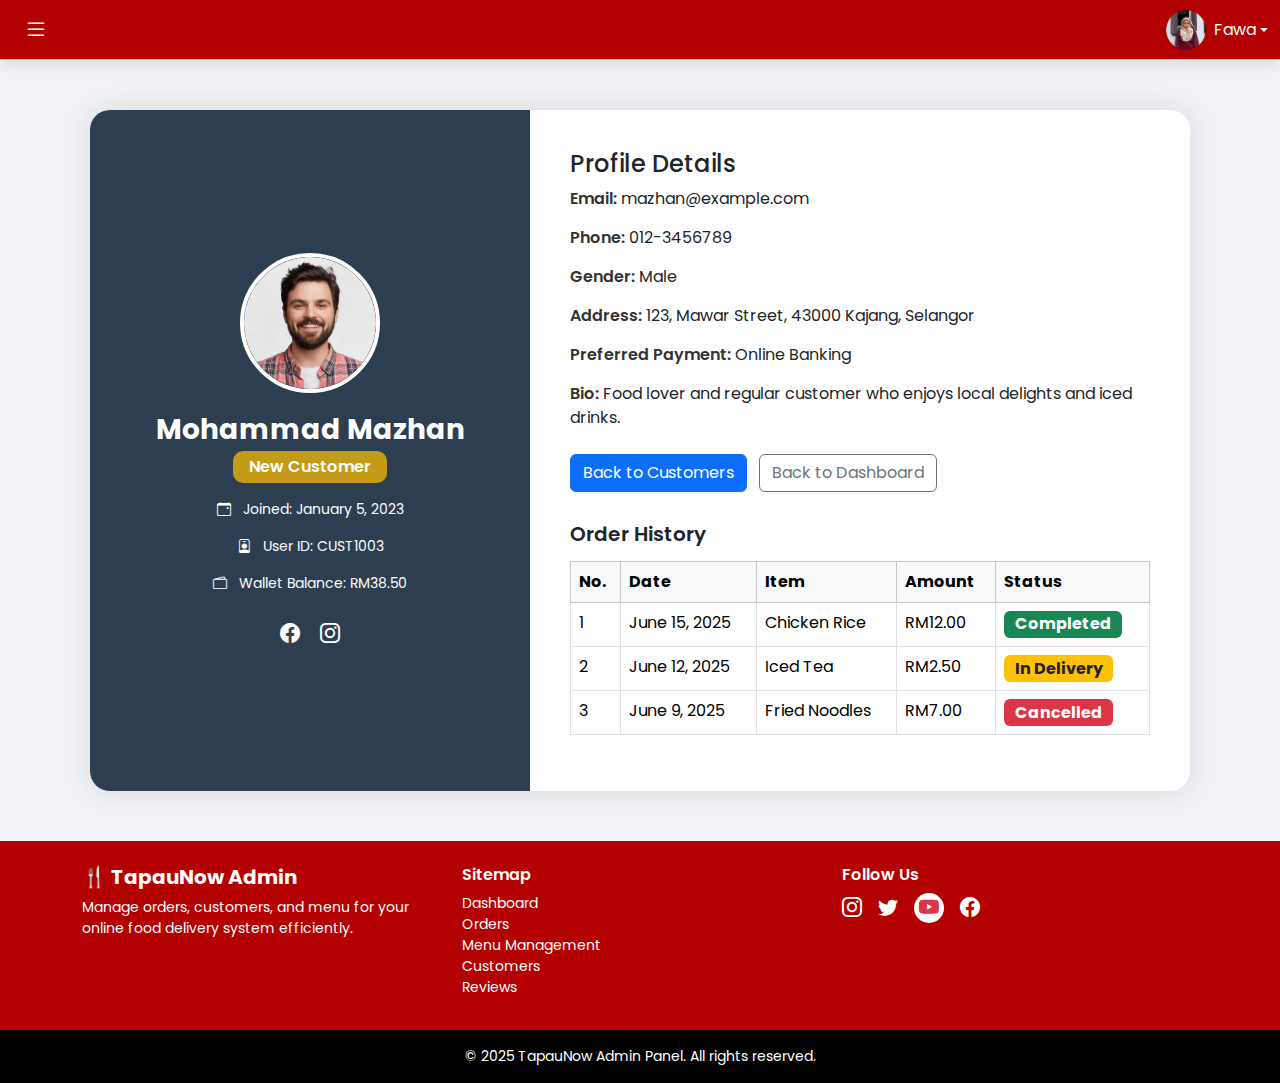
<file: profilecust1.html>
<!DOCTYPE html>
<html lang="en">

<head>
  <meta charset="UTF-8">
  <meta name="viewport" content="width=device-width, initial-scale=1.0">
  <title>Customer Profile</title>
  <link href="https://cdn.jsdelivr.net/npm/bootstrap@5.3.2/dist/css/bootstrap.min.css" rel="stylesheet">
  <link rel="stylesheet" href="styles.css">
  <link href="https://cdn.jsdelivr.net/npm/bootstrap-icons@1.10.5/font/bootstrap-icons.css" rel="stylesheet">
  <link href="https://fonts.googleapis.com/css2?family=Poppins:wght@400;600&display=swap" rel="stylesheet">
</head>

<body>
     <!-- Top Navigation Bar -->
    <nav class="navbar navbar-expand-lg navbar-dark" style="background-color: #b30000;">
    <div class="container-fluid">
      <button class="btn border-0 text-white fs-4" id="menu-toggle" style="background: none;">
        <i class="bi bi-list"></i>
      </button>
      <div class="dropdown">
        <a href="#" class="d-flex align-items-center text-decoration-none dropdown-toggle" data-bs-toggle="dropdown"
          aria-expanded="false">
          <img src="images/profile.png" alt="Profile Avatar" class="rounded-circle me-2" width="40">
          <span>Fawa</span>
        </a>
        <ul class="dropdown-menu dropdown-menu-end">
          <li><a class="dropdown-item" href="#">Profile</a></li>
          <li><a class="dropdown-item" href="#">Settings</a></li>
          <li>
            <hr class="dropdown-divider">
          </li>
          <li><a class="dropdown-item" href="logout.php">Logout</a></li>
        </ul>
      </div>
    </div>
  </nav>

<!--------Container Profile ----- -->

  <div class="container-profile">
  <!-- Left Section -->
  <div class="profile-left">
     <img src="images/profile1.png" alt="Customer Photo">
     <h3><b>Mohammad Mazhan</b></h3>
     <span class="badge custom-gold px-3 py-2">New Customer</span>
     <p></p>
     <p><i class="bi bi-calendar-event me-2"></i> Joined: January 5, 2023</p>
     <p><i class="bi bi-person-badge me-2"></i> User ID: CUST1003</p>
     <p><i class="bi bi-wallet2 me-2"></i> Wallet Balance: RM38.50</p>
     <div class="mt-2">
     <a href="#"><i class="bi bi-facebook text-white me-3 fs-5"></i></a>
     <a href="#"><i class="bi bi-instagram text-white fs-5"></i></a>
  </div>
</div>

    <!-- Right Section -->
    <div class="profile-right">
      <h4>Profile Details</h4>
      <div class="info-row"><span class="info-label">Email:</span> mazhan@example.com</div>
      <div class="info-row"><span class="info-label">Phone:</span> 012-3456789</div>
      <div class="info-row"><span class="info-label">Gender:</span> Male</div>
      <div class="info-row"><span class="info-label">Address:</span> 123, Mawar Street, 43000 Kajang, Selangor</div>
      <div class="info-row"><span class="info-label">Preferred Payment:</span> Online Banking</div>
      <div class="info-row"><span class="info-label">Bio:</span> Food lover and regular customer who enjoys local delights and iced drinks.</div>

      <div class="mt-4">
        <button class="btn btn-primary me-2" onclick="window.location.href='customers.html'">Back to Customers</button>
        <button class="btn btn-outline-secondary" onclick="window.location.href='dashboard.html'">Back to Dashboard</button>
      </div>

      <div class="order-history">
        <h5>Order History</h5>
        <div class="table-responsive">
          <table class="table table-bordered">
            <thead class="table-light">
              <tr>
                <th>No.</th>
                <th>Date</th>
                <th>Item</th>
                <th>Amount</th>
                <th>Status</th>
              </tr>
            </thead>
            <tbody>
              <tr>
                <td>1</td>
                <td>June 15, 2025</td>
                <td>Chicken Rice</td>
                <td>RM12.00</td>
                <td><span class="badge bg-success">Completed</span></td>
              </tr>
              <tr>
                <td>2</td>
                <td>June 12, 2025</td>
                <td>Iced Tea</td>
                <td>RM2.50</td>
                <td><span class="badge bg-warning text-dark">In Delivery</span></td>
              </tr>
              <tr>
                <td>3</td>
                <td>June 9, 2025</td>
                <td>Fried Noodles</td>
                <td>RM7.00</td>
                <td><span class="badge bg-danger">Cancelled</span></td>
              </tr>
            </tbody>
          </table>
        </div>
      </div>
    </div>
  </div>

   <!-- Footer Section Start -->
 <footer class="text-white pt-4" style="background-color: #b30000;">
  <div class="container">
    <div class="row">

      <!-- Branding -->
      <div class="col-md-4 mb-3">
        <h5 class="fw-bold">🍴 TapauNow Admin</h5>
        <p class="small">Manage orders, customers, and menu for your online food delivery system efficiently.</p>
      </div>

      <!-- Sitemap -->
      <div class="col-md-4 mb-3">
        <h6 class="fw-semibold">Sitemap</h6>
        <ul class="list-unstyled small">
          <li><a href="dashbooard.html" class="text-white text-decoration-none">Dashboard</a></li>
          <li><a href="orders.html" class="text-white text-decoration-none">Orders</a></li>
          <li><a href="menu.html" class="text-white text-decoration-none">Menu Management</a></li>
          <li><a href="customers.html" class="text-white text-decoration-none">Customers</a></li>
          <li><a href="reviews.html" class="text-white text-decoration-none">Reviews</a></li>
        </ul>
      </div>

       <!-- Social Media -->
      <div class="col-md-4 mb-3">
        <h6 class="fw-semibold">Follow Us</h6>
        <div class="d-flex gap-3">
          <a href="https://www.instagram.com/yfaar/" class="text-white fs-5"><i class="bi bi-instagram"></i></a>
          <a href="https://x.com/yfaaar" class="text-white fs-5"><i class="bi bi-twitter"></i></a> <!-- FIXED -->
          <a href="https://www.youtube.com/@NURFARAHKHAIRUDIN-i7n" class="fs-5 d-inline-flex align-items-center justify-content-center rounded-circle" style="width: 30px; height: 30px; background-color: white;">
            <i class="bi bi-youtube text-danger"></i>
          </a>
          <a href="https://www.facebook.com/share/1JZTAfGp1u/?mibextid=wwXIfr" class="text-white fs-5"><i class="bi bi-facebook"></i></a>
        </div>
      </div>

    </div>
  </div>

  <!-- Copyright (Black Strip) -->
  <div class="text-center small p-3" style="background-color: black; color: white;">
    © 2025 TapauNow Admin Panel. All rights reserved.
  </div>
</footer>
  <!-- Footer Section End -->

  <script src="https://cdn.jsdelivr.net/npm/bootstrap@5.3.2/dist/js/bootstrap.bundle.min.js"></script>
  <script src="scripts.js"></script>
</body>
</html>
</file>
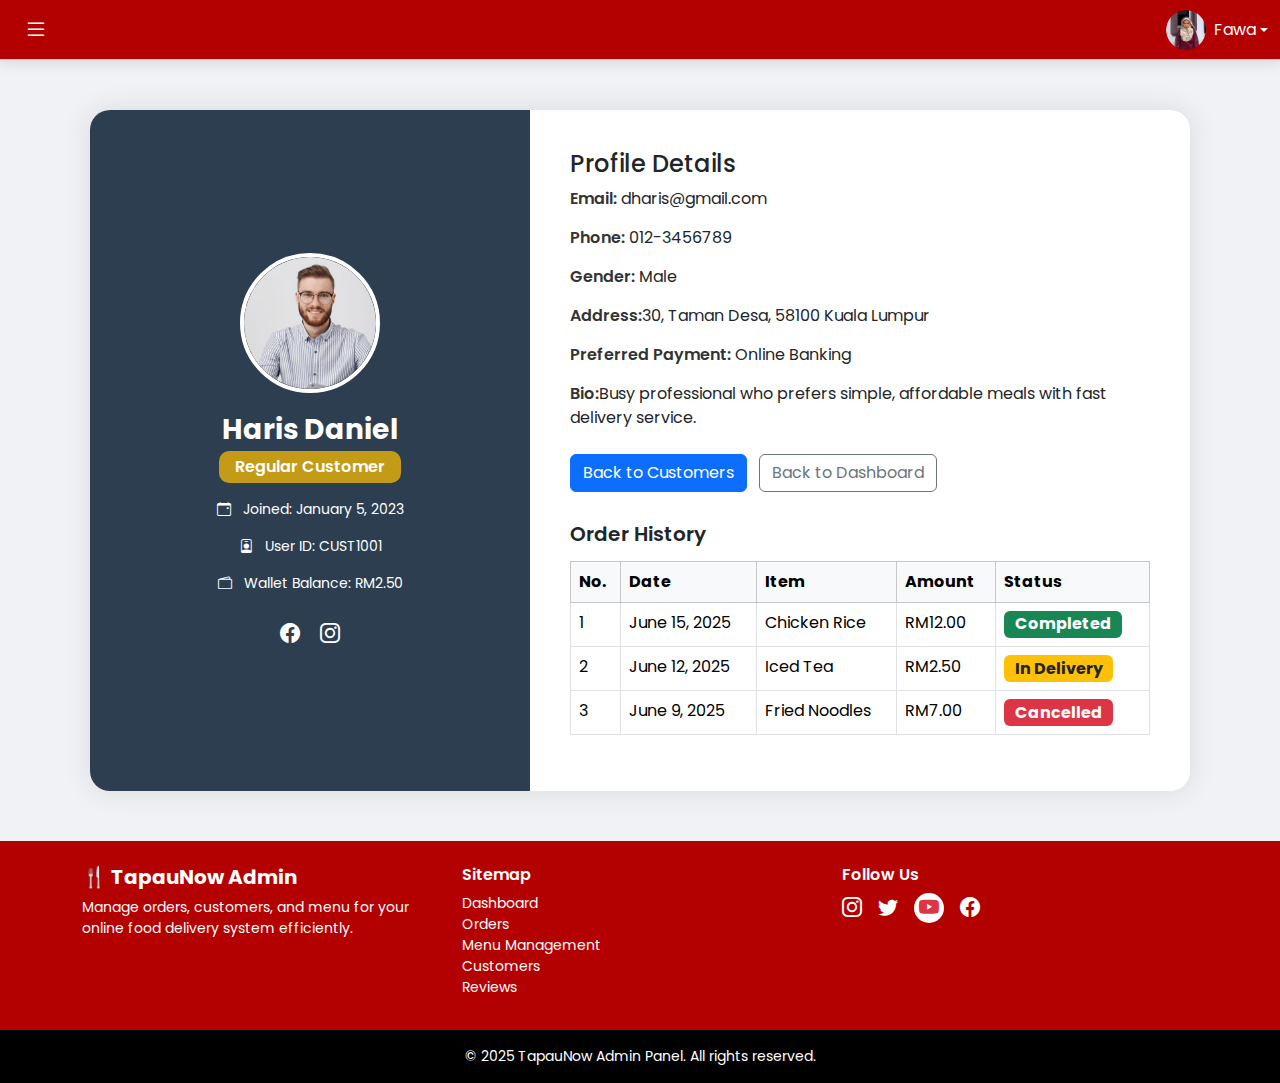
<file: profilecust2.html>
<!DOCTYPE html>
<html lang="en">

<head>
  <meta charset="UTF-8">
  <meta name="viewport" content="width=device-width, initial-scale=1.0">
  <title>Customer Profile</title>
  <link href="https://cdn.jsdelivr.net/npm/bootstrap@5.3.2/dist/css/bootstrap.min.css" rel="stylesheet">
  <link rel="stylesheet" href="styles.css">
  <link href="https://cdn.jsdelivr.net/npm/bootstrap-icons@1.10.5/font/bootstrap-icons.css" rel="stylesheet">
  <link href="https://fonts.googleapis.com/css2?family=Poppins:wght@400;600&display=swap" rel="stylesheet">
</head>

<body>
     <!-- Top Navigation Bar -->
    <nav class="navbar navbar-expand-lg navbar-dark" style="background-color: #b30000;">
    <div class="container-fluid">
      <button class="btn border-0 text-white fs-4" id="menu-toggle" style="background: none;">
        <i class="bi bi-list"></i>
      </button>
      <div class="dropdown">
        <a href="#" class="d-flex align-items-center text-decoration-none dropdown-toggle" data-bs-toggle="dropdown"
          aria-expanded="false">
          <img src="images/profile.png" alt="Profile Avatar" class="rounded-circle me-2" width="40">
          <span>Fawa</span>
        </a>
        <ul class="dropdown-menu dropdown-menu-end">
          <li><a class="dropdown-item" href="#">Profile</a></li>
          <li><a class="dropdown-item" href="#">Settings</a></li>
          <li>
            <hr class="dropdown-divider">
          </li>
          <li><a class="dropdown-item" href="logout.php">Logout</a></li>
        </ul>
      </div>
    </div>
  </nav>

<!--------Container Profile ----- -->

  <div class="container-profile">
  <!-- Left Section -->
  <div class="profile-left">
     <img src="images/profile2.png" alt="Customer Photo">
     <h3><b>Haris Daniel</b></h3>
     <span class="badge custom-gold px-3 py-2">Regular Customer</span>
     <p></p>
     <p><i class="bi bi-calendar-event me-2"></i> Joined: January 5, 2023</p>
     <p><i class="bi bi-person-badge me-2"></i> User ID: CUST1001</p>
     <p><i class="bi bi-wallet2 me-2"></i> Wallet Balance: RM2.50</p>
     <div class="mt-2">
     <a href="#"><i class="bi bi-facebook text-white me-3 fs-5"></i></a>
     <a href="#"><i class="bi bi-instagram text-white fs-5"></i></a>
  </div>
</div>

    <!-- Right Section -->
    <div class="profile-right">
      <h4>Profile Details</h4>
      <div class="info-row"><span class="info-label">Email:</span> dharis@gmail.com</div>
      <div class="info-row"><span class="info-label">Phone:</span> 012-3456789</div>
      <div class="info-row"><span class="info-label">Gender:</span> Male</div>
      <div class="info-row"><span class="info-label">Address:</span>30, Taman Desa, 58100 Kuala Lumpur</div>
      <div class="info-row"><span class="info-label">Preferred Payment:</span> Online Banking</div>
      <div class="info-row"><span class="info-label">Bio:</span>Busy professional who prefers simple, affordable meals with fast delivery service.</div>

      <div class="mt-4">
        <button class="btn btn-primary me-2" onclick="window.location.href='customers.html'">Back to Customers</button>
        <button class="btn btn-outline-secondary" onclick="window.location.href='dashboard.html'">Back to Dashboard</button>
      </div>

      <div class="order-history">
        <h5>Order History</h5>
        <div class="table-responsive">
          <table class="table table-bordered">
            <thead class="table-light">
              <tr>
                <th>No.</th>
                <th>Date</th>
                <th>Item</th>
                <th>Amount</th>
                <th>Status</th>
              </tr>
            </thead>
            <tbody>
              <tr>
                <td>1</td>
                <td>June 15, 2025</td>
                <td>Chicken Rice</td>
                <td>RM12.00</td>
                <td><span class="badge bg-success">Completed</span></td>
              </tr>
              <tr>
                <td>2</td>
                <td>June 12, 2025</td>
                <td>Iced Tea</td>
                <td>RM2.50</td>
                <td><span class="badge bg-warning text-dark">In Delivery</span></td>
              </tr>
              <tr>
                <td>3</td>
                <td>June 9, 2025</td>
                <td>Fried Noodles</td>
                <td>RM7.00</td>
                <td><span class="badge bg-danger">Cancelled</span></td>
              </tr>
            </tbody>
          </table>
        </div>
      </div>
    </div>
  </div>

   <!-- Footer Section Start -->
 <footer class="text-white pt-4" style="background-color: #b30000;">
  <div class="container">
    <div class="row">

      <!-- Branding -->
      <div class="col-md-4 mb-3">
        <h5 class="fw-bold">🍴 TapauNow Admin</h5>
        <p class="small">Manage orders, customers, and menu for your online food delivery system efficiently.</p>
      </div>

      <!-- Sitemap -->
      <div class="col-md-4 mb-3">
        <h6 class="fw-semibold">Sitemap</h6>
        <ul class="list-unstyled small">
          <li><a href="dashboard.html" class="text-white text-decoration-none">Dashboard</a></li>
          <li><a href="orders.html" class="text-white text-decoration-none">Orders</a></li>
          <li><a href="menu.html" class="text-white text-decoration-none">Menu Management</a></li>
          <li><a href="customers.html" class="text-white text-decoration-none">Customers</a></li>
          <li><a href="reviews.html" class="text-white text-decoration-none">Reviews</a></li>
        </ul>
      </div>

       <!-- Social Media -->
      <div class="col-md-4 mb-3">
        <h6 class="fw-semibold">Follow Us</h6>
        <div class="d-flex gap-3">
          <a href="https://www.instagram.com/yfaar/" class="text-white fs-5"><i class="bi bi-instagram"></i></a>
          <a href="https://x.com/yfaaar" class="text-white fs-5"><i class="bi bi-twitter"></i></a> <!-- FIXED -->
          <a href="https://www.youtube.com/@NURFARAHKHAIRUDIN-i7n" class="fs-5 d-inline-flex align-items-center justify-content-center rounded-circle" style="width: 30px; height: 30px; background-color: white;">
            <i class="bi bi-youtube text-danger"></i>
          </a>
          <a href="https://www.facebook.com/share/1JZTAfGp1u/?mibextid=wwXIfr" class="text-white fs-5"><i class="bi bi-facebook"></i></a>
        </div>
      </div>


    </div>
  </div>

  <!-- Copyright (Black Strip) -->
  <div class="text-center small p-3" style="background-color: black; color: white;">
    © 2025 TapauNow Admin Panel. All rights reserved.
  </div>
</footer>
  <!-- Footer Section End -->

  <script src="https://cdn.jsdelivr.net/npm/bootstrap@5.3.2/dist/js/bootstrap.bundle.min.js"></script>
  <script src="scripts.js"></script>
</body>
</html>
</file>
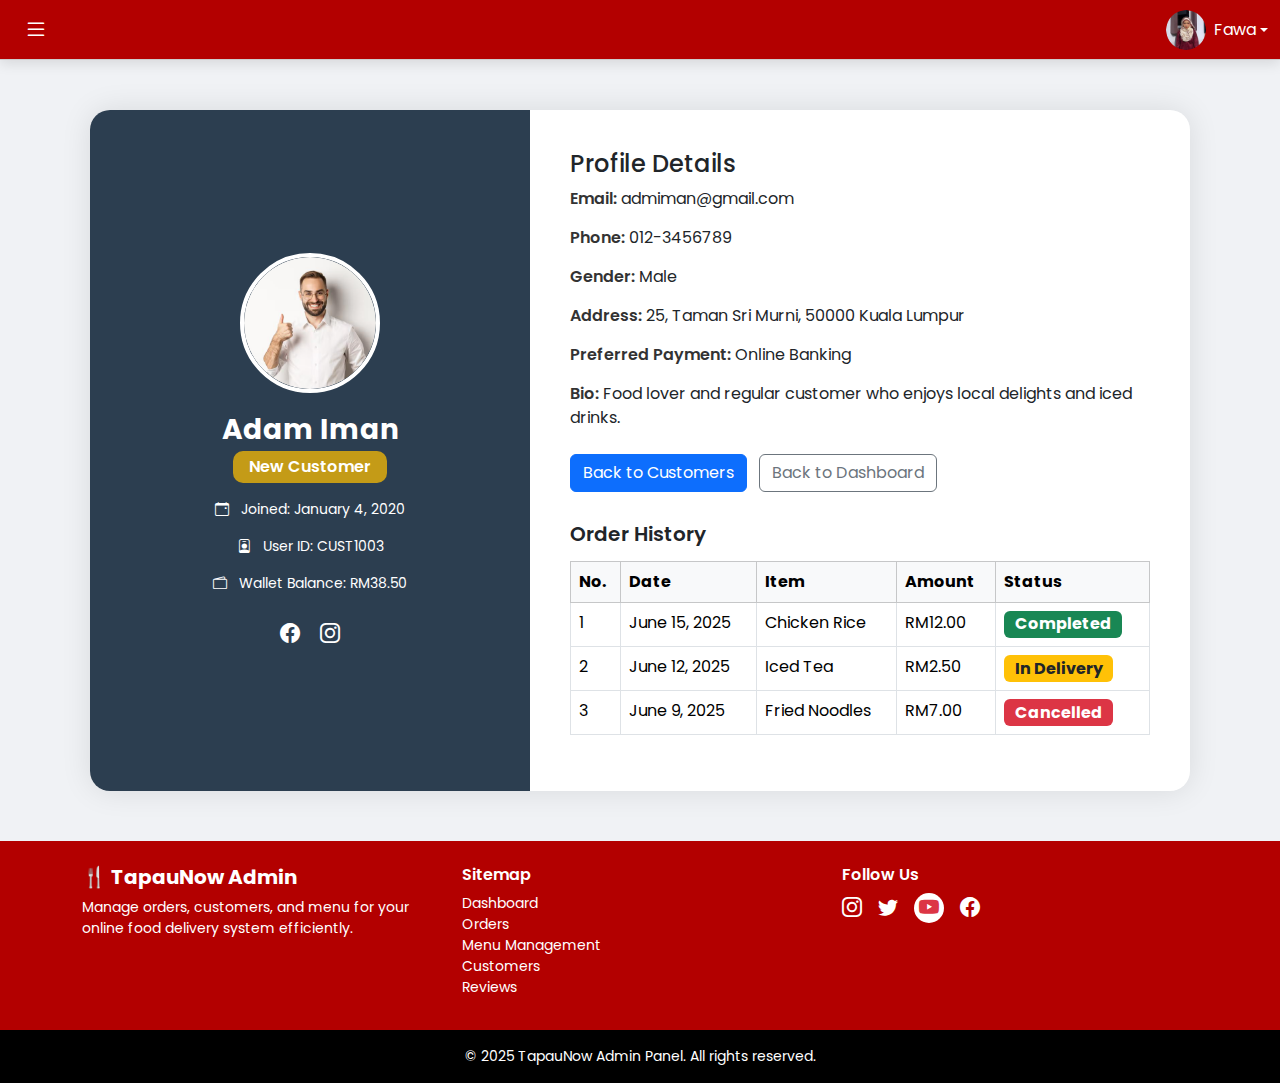
<file: profilecust3.html>
<!DOCTYPE html>
<html lang="en">

<head>
  <meta charset="UTF-8">
  <meta name="viewport" content="width=device-width, initial-scale=1.0">
  <title>Customer Profile</title>
  <link href="https://cdn.jsdelivr.net/npm/bootstrap@5.3.2/dist/css/bootstrap.min.css" rel="stylesheet">
  <link rel="stylesheet" href="styles.css">
  <link href="https://cdn.jsdelivr.net/npm/bootstrap-icons@1.10.5/font/bootstrap-icons.css" rel="stylesheet">
  <link href="https://fonts.googleapis.com/css2?family=Poppins:wght@400;600&display=swap" rel="stylesheet">
</head>

<body>
     <!-- Top Navigation Bar -->
    <nav class="navbar navbar-expand-lg navbar-dark" style="background-color: #b30000;">
    <div class="container-fluid">
      <button class="btn border-0 text-white fs-4" id="menu-toggle" style="background: none;">
        <i class="bi bi-list"></i>
      </button>
      <div class="dropdown">
        <a href="#" class="d-flex align-items-center text-decoration-none dropdown-toggle" data-bs-toggle="dropdown"
          aria-expanded="false">
          <img src="images/profile.png" alt="Profile Avatar" class="rounded-circle me-2" width="40">
          <span>Fawa</span>
        </a>
        <ul class="dropdown-menu dropdown-menu-end">
          <li><a class="dropdown-item" href="#">Profile</a></li>
          <li><a class="dropdown-item" href="#">Settings</a></li>
          <li>
            <hr class="dropdown-divider">
          </li>
          <li><a class="dropdown-item" href="logout.php">Logout</a></li>
        </ul>
      </div>
    </div>
  </nav>

<!--------Container Profile ----- -->

  <div class="container-profile">
  <!-- Left Section -->
  <div class="profile-left">
     <img src="images/profile3.png" alt="Customer Photo">
     <h3><b>Adam Iman</b></h3>
     <span class="badge custom-gold px-3 py-2">New Customer</span>
     <p></p>
     <p><i class="bi bi-calendar-event me-2"></i> Joined: January 4, 2020</p>
     <p><i class="bi bi-person-badge me-2"></i> User ID: CUST1003</p>
     <p><i class="bi bi-wallet2 me-2"></i> Wallet Balance: RM38.50</p>
     <div class="mt-2">
     <a href="#"><i class="bi bi-facebook text-white me-3 fs-5"></i></a>
     <a href="#"><i class="bi bi-instagram text-white fs-5"></i></a>
  </div>
</div>

    <!-- Right Section -->
    <div class="profile-right">
      <h4>Profile Details</h4>
      <div class="info-row"><span class="info-label">Email:</span> admiman@gmail.com</div>
      <div class="info-row"><span class="info-label">Phone:</span> 012-3456789</div>
      <div class="info-row"><span class="info-label">Gender:</span> Male</div>
      <div class="info-row"><span class="info-label">Address:</span> 25, Taman Sri Murni, 50000 Kuala Lumpur </div>
      <div class="info-row"><span class="info-label">Preferred Payment:</span> Online Banking</div>
      <div class="info-row"><span class="info-label">Bio:</span> Food lover and regular customer who enjoys local delights and iced drinks.</div>

      <div class="mt-4">
        <button class="btn btn-primary me-2" onclick="window.location.href='customers.html'">Back to Customers</button>
        <button class="btn btn-outline-secondary" onclick="window.location.href='dashboard.html'">Back to Dashboard</button>
      </div>

      <div class="order-history">
        <h5>Order History</h5>
        <div class="table-responsive">
          <table class="table table-bordered">
            <thead class="table-light">
              <tr>
                <th>No.</th>
                <th>Date</th>
                <th>Item</th>
                <th>Amount</th>
                <th>Status</th>
              </tr>
            </thead>
            <tbody>
              <tr>
                <td>1</td>
                <td>June 15, 2025</td>
                <td>Chicken Rice</td>
                <td>RM12.00</td>
                <td><span class="badge bg-success">Completed</span></td>
              </tr>
              <tr>
                <td>2</td>
                <td>June 12, 2025</td>
                <td>Iced Tea</td>
                <td>RM2.50</td>
                <td><span class="badge bg-warning text-dark">In Delivery</span></td>
              </tr>
              <tr>
                <td>3</td>
                <td>June 9, 2025</td>
                <td>Fried Noodles</td>
                <td>RM7.00</td>
                <td><span class="badge bg-danger">Cancelled</span></td>
              </tr>
            </tbody>
          </table>
        </div>
      </div>
    </div>
  </div>

   <!-- Footer Section Start -->
 <footer class="text-white pt-4" style="background-color: #b30000;">
  <div class="container">
    <div class="row">

      <!-- Branding -->
      <div class="col-md-4 mb-3">
        <h5 class="fw-bold">🍴 TapauNow Admin</h5>
        <p class="small">Manage orders, customers, and menu for your online food delivery system efficiently.</p>
      </div>

      <!-- Sitemap -->
      <div class="col-md-4 mb-3">
        <h6 class="fw-semibold">Sitemap</h6>
        <ul class="list-unstyled small">
          <li><a href="dashboard.html" class="text-white text-decoration-none">Dashboard</a></li>
          <li><a href="orders.html" class="text-white text-decoration-none">Orders</a></li>
          <li><a href="menu.html" class="text-white text-decoration-none">Menu Management</a></li>
          <li><a href="customers.html" class="text-white text-decoration-none">Customers</a></li>
          <li><a href="reviews.html" class="text-white text-decoration-none">Reviews</a></li>
        </ul>
      </div>

      <!-- Social Media -->
      <div class="col-md-4 mb-3">
        <h6 class="fw-semibold">Follow Us</h6>
        <div class="d-flex gap-3">
          <a href="https://www.instagram.com/yfaar/" class="text-white fs-5"><i class="bi bi-instagram"></i></a>
          <a href="https://x.com/yfaaar" class="text-white fs-5"><i class="bi bi-twitter"></i></a> <!-- FIXED -->
          <a href="https://www.youtube.com/@NURFARAHKHAIRUDIN-i7n" class="fs-5 d-inline-flex align-items-center justify-content-center rounded-circle" style="width: 30px; height: 30px; background-color: white;">
            <i class="bi bi-youtube text-danger"></i>
          </a>
          <a href="https://www.facebook.com/share/1JZTAfGp1u/?mibextid=wwXIfr" class="text-white fs-5"><i class="bi bi-facebook"></i></a>
        </div>
      </div>


    </div>
  </div>

  <!-- Copyright (Black Strip) -->
  <div class="text-center small p-3" style="background-color: black; color: white;">
    © 2025 TapauNow Admin Panel. All rights reserved.
  </div>
</footer>
  <!-- Footer Section End -->

  <script src="https://cdn.jsdelivr.net/npm/bootstrap@5.3.2/dist/js/bootstrap.bundle.min.js"></script>
  <script src="scripts.js"></script>
</body>
</html>
</file>
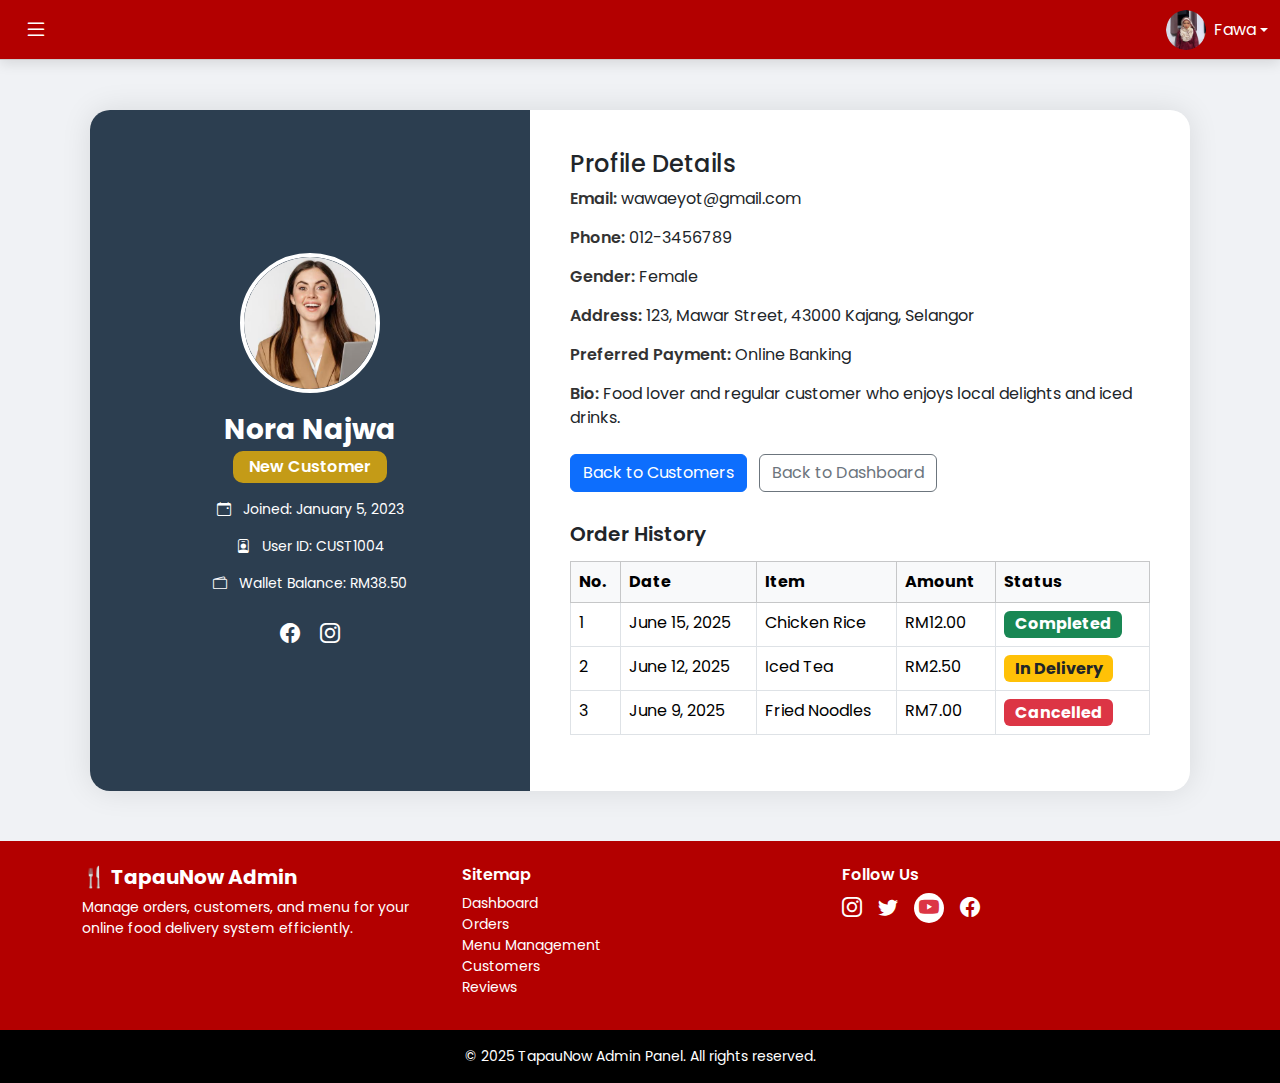
<file: profilecust4.html>
<!DOCTYPE html>
<html lang="en">

<head>
  <meta charset="UTF-8">
  <meta name="viewport" content="width=device-width, initial-scale=1.0">
  <title>Customer Profile</title>
  <link href="https://cdn.jsdelivr.net/npm/bootstrap@5.3.2/dist/css/bootstrap.min.css" rel="stylesheet">
  <link rel="stylesheet" href="styles.css">
  <link href="https://cdn.jsdelivr.net/npm/bootstrap-icons@1.10.5/font/bootstrap-icons.css" rel="stylesheet">
  <link href="https://fonts.googleapis.com/css2?family=Poppins:wght@400;600&display=swap" rel="stylesheet">
</head>

<body>
     <!-- Top Navigation Bar -->
    <nav class="navbar navbar-expand-lg navbar-dark" style="background-color: #b30000;">
    <div class="container-fluid">
      <button class="btn border-0 text-white fs-4" id="menu-toggle" style="background: none;">
        <i class="bi bi-list"></i>
      </button>
      <div class="dropdown">
        <a href="#" class="d-flex align-items-center text-decoration-none dropdown-toggle" data-bs-toggle="dropdown"
          aria-expanded="false">
          <img src="images/profile.png" alt="Profile Avatar" class="rounded-circle me-2" width="40">
          <span>Fawa</span>
        </a>
        <ul class="dropdown-menu dropdown-menu-end">
          <li><a class="dropdown-item" href="#">Profile</a></li>
          <li><a class="dropdown-item" href="#">Settings</a></li>
          <li>
            <hr class="dropdown-divider">
          </li>
          <li><a class="dropdown-item" href="logout.php">Logout</a></li>
        </ul>
      </div>
    </div>
  </nav>

<!--------Container Profile ----- -->

  <div class="container-profile">
  <!-- Left Section -->
  <div class="profile-left">
     <img src="images/profile4.png" alt="Customer Photo">
     <h3><b>Nora Najwa</b></h3>
     <span class="badge custom-gold px-3 py-2">New Customer</span>
     <p></p>
     <p><i class="bi bi-calendar-event me-2"></i> Joined: January 5, 2023</p>
     <p><i class="bi bi-person-badge me-2"></i> User ID: CUST1004</p>
     <p><i class="bi bi-wallet2 me-2"></i> Wallet Balance: RM38.50</p>
     <div class="mt-2">
     <a href="#"><i class="bi bi-facebook text-white me-3 fs-5"></i></a>
     <a href="#"><i class="bi bi-instagram text-white fs-5"></i></a>
  </div>
</div>

    <!-- Right Section -->
    <div class="profile-right">
      <h4>Profile Details</h4>
      <div class="info-row"><span class="info-label">Email:</span> wawaeyot@gmail.com</div>
      <div class="info-row"><span class="info-label">Phone:</span> 012-3456789</div>
      <div class="info-row"><span class="info-label">Gender:</span> Female</div>
      <div class="info-row"><span class="info-label">Address:</span> 123, Mawar Street, 43000 Kajang, Selangor</div>
      <div class="info-row"><span class="info-label">Preferred Payment:</span> Online Banking</div>
      <div class="info-row"><span class="info-label">Bio:</span> Food lover and regular customer who enjoys local delights and iced drinks.</div>

      <div class="mt-4">
        <button class="btn btn-primary me-2" onclick="window.location.href='customers.html'">Back to Customers</button>
        <button class="btn btn-outline-secondary" onclick="window.location.href='dashboard.html'">Back to Dashboard</button>
      </div>

      <div class="order-history">
        <h5>Order History</h5>
        <div class="table-responsive">
          <table class="table table-bordered">
            <thead class="table-light">
              <tr>
                <th>No.</th>
                <th>Date</th>
                <th>Item</th>
                <th>Amount</th>
                <th>Status</th>
              </tr>
            </thead>
            <tbody>
              <tr>
                <td>1</td>
                <td>June 15, 2025</td>
                <td>Chicken Rice</td>
                <td>RM12.00</td>
                <td><span class="badge bg-success">Completed</span></td>
              </tr>
              <tr>
                <td>2</td>
                <td>June 12, 2025</td>
                <td>Iced Tea</td>
                <td>RM2.50</td>
                <td><span class="badge bg-warning text-dark">In Delivery</span></td>
              </tr>
              <tr>
                <td>3</td>
                <td>June 9, 2025</td>
                <td>Fried Noodles</td>
                <td>RM7.00</td>
                <td><span class="badge bg-danger">Cancelled</span></td>
              </tr>
            </tbody>
          </table>
        </div>
      </div>
    </div>
  </div>

   <!-- Footer Section Start -->
 <footer class="text-white pt-4" style="background-color: #b30000;">
  <div class="container">
    <div class="row">

      <!-- Branding -->
      <div class="col-md-4 mb-3">
        <h5 class="fw-bold">🍴 TapauNow Admin</h5>
        <p class="small">Manage orders, customers, and menu for your online food delivery system efficiently.</p>
      </div>

      <!-- Sitemap -->
      <div class="col-md-4 mb-3">
        <h6 class="fw-semibold">Sitemap</h6>
        <ul class="list-unstyled small">
          <li><a href="index.html" class="text-white text-decoration-none">Dashboard</a></li>
          <li><a href="orders.html" class="text-white text-decoration-none">Orders</a></li>
          <li><a href="menu.html" class="text-white text-decoration-none">Menu Management</a></li>
          <li><a href="customers.html" class="text-white text-decoration-none">Customers</a></li>
          <li><a href="reviews.html" class="text-white text-decoration-none">Reviews</a></li>
        </ul>
      </div>

       <!-- Social Media -->
      <div class="col-md-4 mb-3">
        <h6 class="fw-semibold">Follow Us</h6>
        <div class="d-flex gap-3">
          <a href="https://www.instagram.com/yfaar/" class="text-white fs-5"><i class="bi bi-instagram"></i></a>
          <a href="https://x.com/yfaaar" class="text-white fs-5"><i class="bi bi-twitter"></i></a> <!-- FIXED -->
          <a href="https://www.youtube.com/@NURFARAHKHAIRUDIN-i7n" class="fs-5 d-inline-flex align-items-center justify-content-center rounded-circle" style="width: 30px; height: 30px; background-color: white;">
            <i class="bi bi-youtube text-danger"></i>
          </a>
          <a href="https://www.facebook.com/share/1JZTAfGp1u/?mibextid=wwXIfr" class="text-white fs-5"><i class="bi bi-facebook"></i></a>
        </div>
      </div>


    </div>
  </div>

  <!-- Copyright (Black Strip) -->
  <div class="text-center small p-3" style="background-color: black; color: white;">
    © 2025 TapauNow Admin Panel. All rights reserved.
  </div>
</footer>
  <!-- Footer Section End -->

  <script src="https://cdn.jsdelivr.net/npm/bootstrap@5.3.2/dist/js/bootstrap.bundle.min.js"></script>
  <script src="scripts.js"></script>
</body>
</html>
</file>
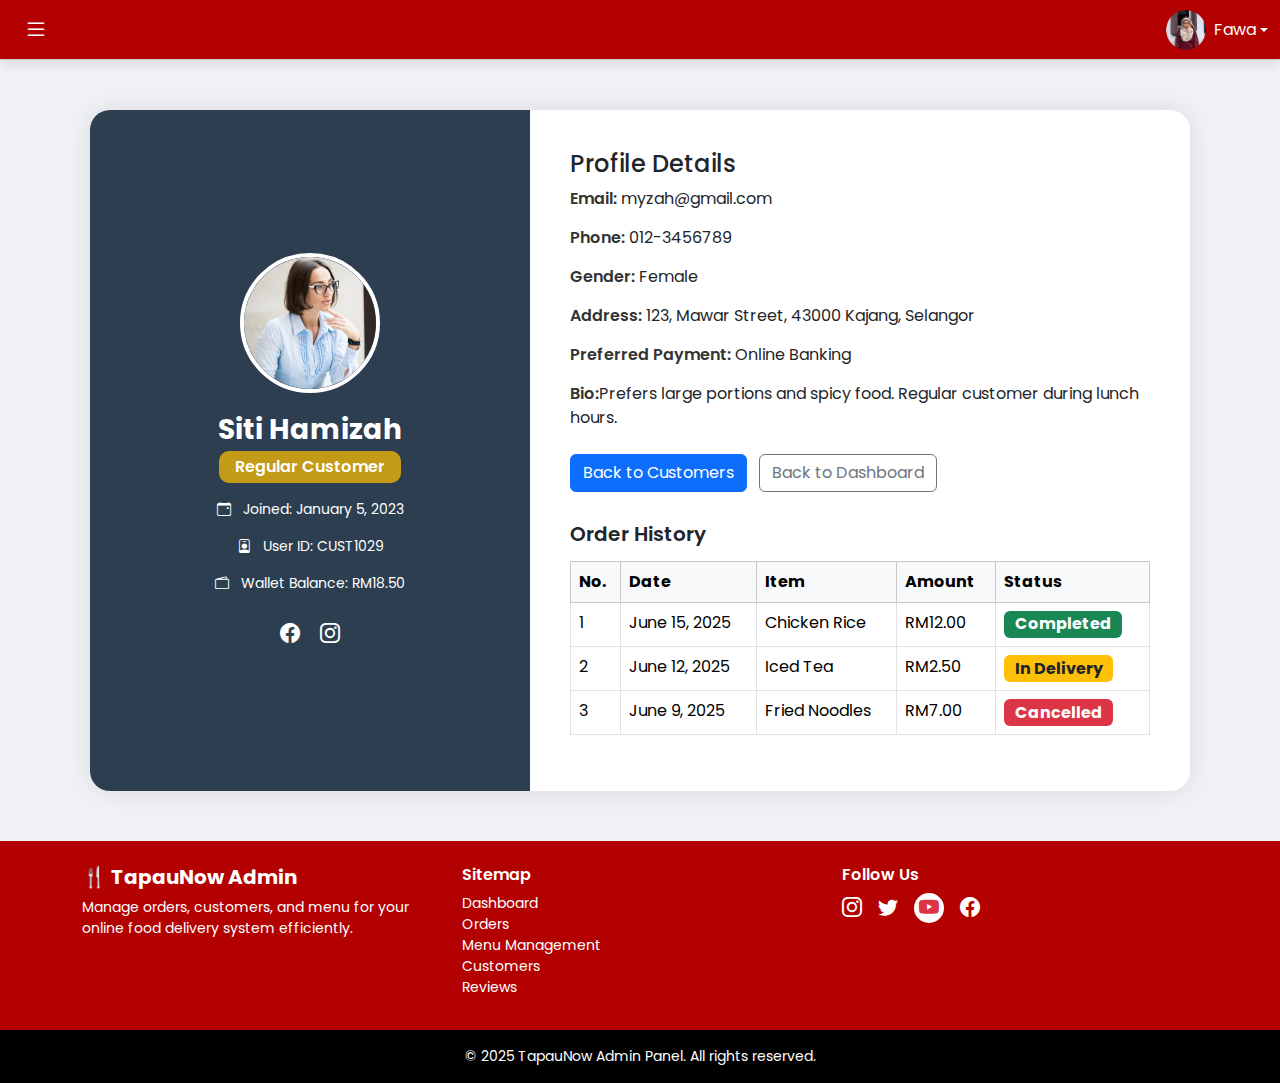
<file: profilecust5.html>
<!DOCTYPE html>
<html lang="en">

<head>
  <meta charset="UTF-8">
  <meta name="viewport" content="width=device-width, initial-scale=1.0">
  <title>Customer Profile</title>
  <link href="https://cdn.jsdelivr.net/npm/bootstrap@5.3.2/dist/css/bootstrap.min.css" rel="stylesheet">
  <link rel="stylesheet" href="styles.css">
  <link href="https://cdn.jsdelivr.net/npm/bootstrap-icons@1.10.5/font/bootstrap-icons.css" rel="stylesheet">
  <link href="https://fonts.googleapis.com/css2?family=Poppins:wght@400;600&display=swap" rel="stylesheet">
</head>

<body>
     <!-- Top Navigation Bar -->
    <nav class="navbar navbar-expand-lg navbar-dark" style="background-color: #b30000;">
    <div class="container-fluid">
      <button class="btn border-0 text-white fs-4" id="menu-toggle" style="background: none;">
        <i class="bi bi-list"></i>
      </button>
      <div class="dropdown">
        <a href="#" class="d-flex align-items-center text-decoration-none dropdown-toggle" data-bs-toggle="dropdown"
          aria-expanded="false">
          <img src="images/profile.png" alt="Profile Avatar" class="rounded-circle me-2" width="40">
          <span>Fawa</span>
        </a>
        <ul class="dropdown-menu dropdown-menu-end">
          <li><a class="dropdown-item" href="#">Profile</a></li>
          <li><a class="dropdown-item" href="#">Settings</a></li>
          <li>
            <hr class="dropdown-divider">
          </li>
          <li><a class="dropdown-item" href="logout.php">Logout</a></li>
        </ul>
      </div>
    </div>
  </nav>

<!--------Container Profile ----- -->

  <div class="container-profile">
  <!-- Left Section -->
  <div class="profile-left">
     <img src="images/profile5.png" alt="Customer Photo">
     <h3><b>Siti Hamizah</b></h3>
     <span class="badge custom-gold px-3 py-2">Regular Customer</span>
     <p></p>
     <p><i class="bi bi-calendar-event me-2"></i> Joined: January 5, 2023</p>
     <p><i class="bi bi-person-badge me-2"></i> User ID: CUST1029</p>
     <p><i class="bi bi-wallet2 me-2"></i> Wallet Balance: RM18.50</p>
     <div class="mt-2">
     <a href="#"><i class="bi bi-facebook text-white me-3 fs-5"></i></a>
     <a href="#"><i class="bi bi-instagram text-white fs-5"></i></a>
  </div>
</div>

    <!-- Right Section -->
    <div class="profile-right">
      <h4>Profile Details</h4>
      <div class="info-row"><span class="info-label">Email:</span> myzah@gmail.com</div>
      <div class="info-row"><span class="info-label">Phone:</span> 012-3456789</div>
      <div class="info-row"><span class="info-label">Gender:</span> Female</div>
      <div class="info-row"><span class="info-label">Address:</span> 123, Mawar Street, 43000 Kajang, Selangor</div>
      <div class="info-row"><span class="info-label">Preferred Payment:</span> Online Banking</div>
      <div class="info-row"><span class="info-label">Bio:</span>Prefers large portions and spicy food. Regular customer during lunch hours.</div>

      <div class="mt-4">
        <button class="btn btn-primary me-2" onclick="window.location.href='customers.html'">Back to Customers</button>
        <button class="btn btn-outline-secondary" onclick="window.location.href='dashboard.html'">Back to Dashboard</button>
      </div>

      <div class="order-history">
        <h5>Order History</h5>
        <div class="table-responsive">
          <table class="table table-bordered">
            <thead class="table-light">
              <tr>
                <th>No.</th>
                <th>Date</th>
                <th>Item</th>
                <th>Amount</th>
                <th>Status</th>
              </tr>
            </thead>
            <tbody>
              <tr>
                <td>1</td>
                <td>June 15, 2025</td>
                <td>Chicken Rice</td>
                <td>RM12.00</td>
                <td><span class="badge bg-success">Completed</span></td>
              </tr>
              <tr>
                <td>2</td>
                <td>June 12, 2025</td>
                <td>Iced Tea</td>
                <td>RM2.50</td>
                <td><span class="badge bg-warning text-dark">In Delivery</span></td>
              </tr>
              <tr>
                <td>3</td>
                <td>June 9, 2025</td>
                <td>Fried Noodles</td>
                <td>RM7.00</td>
                <td><span class="badge bg-danger">Cancelled</span></td>
              </tr>
            </tbody>
          </table>
        </div>
      </div>
    </div>
  </div>

   <!-- Footer Section Start -->
 <footer class="text-white pt-4" style="background-color: #b30000;">
  <div class="container">
    <div class="row">

      <!-- Branding -->
      <div class="col-md-4 mb-3">
        <h5 class="fw-bold">🍴 TapauNow Admin</h5>
        <p class="small">Manage orders, customers, and menu for your online food delivery system efficiently.</p>
      </div>

      <!-- Sitemap -->
      <div class="col-md-4 mb-3">
        <h6 class="fw-semibold">Sitemap</h6>
        <ul class="list-unstyled small">
          <li><a href="dashboardd.html" class="text-white text-decoration-none">Dashboard</a></li>
          <li><a href="orders.html" class="text-white text-decoration-none">Orders</a></li>
          <li><a href="menu.html" class="text-white text-decoration-none">Menu Management</a></li>
          <li><a href="customers.html" class="text-white text-decoration-none">Customers</a></li>
          <li><a href="reviews.html" class="text-white text-decoration-none">Reviews</a></li>
        </ul>
      </div>

      <!-- Social Media -->
      <div class="col-md-4 mb-3">
        <h6 class="fw-semibold">Follow Us</h6>
        <div class="d-flex gap-3">
          <a href="https://www.instagram.com/yfaar/" class="text-white fs-5"><i class="bi bi-instagram"></i></a>
          <a href="https://x.com/yfaaar" class="text-white fs-5"><i class="bi bi-twitter"></i></a> <!-- FIXED -->
          <a href="https://www.youtube.com/@NURFARAHKHAIRUDIN-i7n" class="fs-5 d-inline-flex align-items-center justify-content-center rounded-circle" style="width: 30px; height: 30px; background-color: white;">
            <i class="bi bi-youtube text-danger"></i>
          </a>
          <a href="https://www.facebook.com/share/1JZTAfGp1u/?mibextid=wwXIfr" class="text-white fs-5"><i class="bi bi-facebook"></i></a>
        </div>
      </div>


    </div>
  </div>

  <!-- Copyright (Black Strip) -->
  <div class="text-center small p-3" style="background-color: black; color: white;">
    © 2025 TapauNow Admin Panel. All rights reserved.
  </div>
</footer>
  <!-- Footer Section End -->

  <script src="https://cdn.jsdelivr.net/npm/bootstrap@5.3.2/dist/js/bootstrap.bundle.min.js"></script>
  <script src="scripts.js"></script>
</body>
</html>
</file>
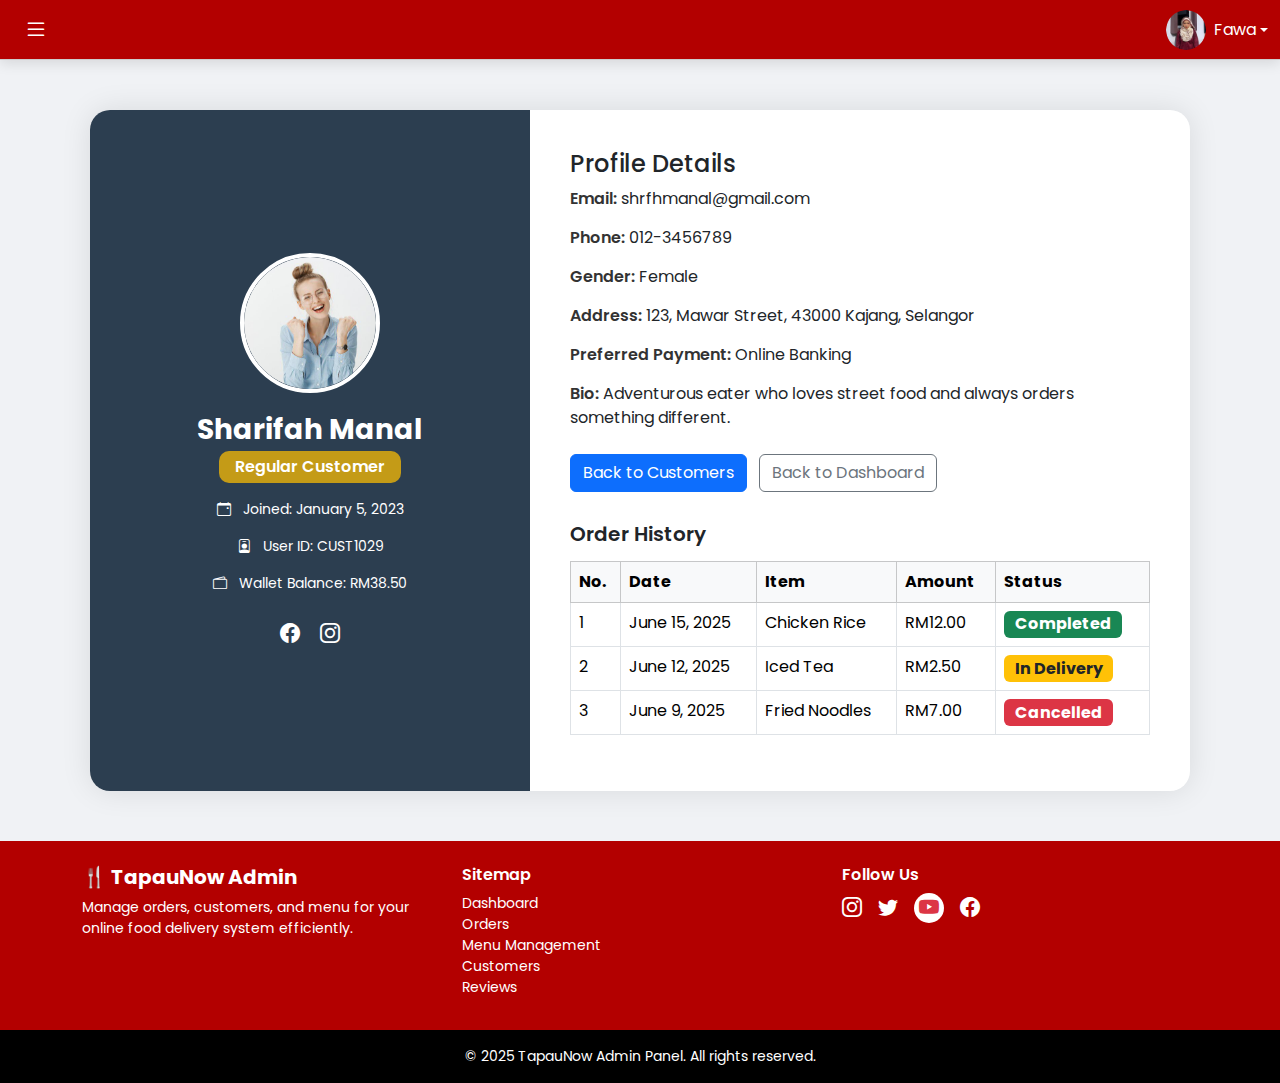
<file: profilecust6.html>
<!DOCTYPE html>
<html lang="en">

<head>
  <meta charset="UTF-8">
  <meta name="viewport" content="width=device-width, initial-scale=1.0">
  <title>Customer Profile</title>
  <link href="https://cdn.jsdelivr.net/npm/bootstrap@5.3.2/dist/css/bootstrap.min.css" rel="stylesheet">
  <link rel="stylesheet" href="styles.css">
  <link href="https://cdn.jsdelivr.net/npm/bootstrap-icons@1.10.5/font/bootstrap-icons.css" rel="stylesheet">
  <link href="https://fonts.googleapis.com/css2?family=Poppins:wght@400;600&display=swap" rel="stylesheet">
</head>

<body>
     <!-- Top Navigation Bar -->
    <nav class="navbar navbar-expand-lg navbar-dark" style="background-color: #b30000;">
    <div class="container-fluid">
      <button class="btn border-0 text-white fs-4" id="menu-toggle" style="background: none;">
        <i class="bi bi-list"></i>
      </button>
      <div class="dropdown">
        <a href="#" class="d-flex align-items-center text-decoration-none dropdown-toggle" data-bs-toggle="dropdown"
          aria-expanded="false">
          <img src="images/profile.png" alt="Profile Avatar" class="rounded-circle me-2" width="40">
          <span>Fawa</span>
        </a>
        <ul class="dropdown-menu dropdown-menu-end">
          <li><a class="dropdown-item" href="#">Profile</a></li>
          <li><a class="dropdown-item" href="#">Settings</a></li>
          <li>
            <hr class="dropdown-divider">
          </li>
          <li><a class="dropdown-item" href="logout.php">Logout</a></li>
        </ul>
      </div>
    </div>
  </nav>

<!--------Container Profile ----- -->

  <div class="container-profile">
  <!-- Left Section -->
  <div class="profile-left">
     <img src="images/profile6.png" alt="Customer Photo">
     <h3><b>Sharifah Manal</b></h3>
     <span class="badge custom-gold px-3 py-2">Regular Customer</span>
     <p></p>
     <p><i class="bi bi-calendar-event me-2"></i> Joined: January 5, 2023</p>
     <p><i class="bi bi-person-badge me-2"></i> User ID: CUST1029</p>
     <p><i class="bi bi-wallet2 me-2"></i> Wallet Balance: RM38.50</p>
     <div class="mt-2">
     <a href="#"><i class="bi bi-facebook text-white me-3 fs-5"></i></a>
     <a href="#"><i class="bi bi-instagram text-white fs-5"></i></a>
  </div>
</div>

    <!-- Right Section -->
    <div class="profile-right">
      <h4>Profile Details</h4>
      <div class="info-row"><span class="info-label">Email:</span> shrfhmanal@gmail.com</div>
      <div class="info-row"><span class="info-label">Phone:</span> 012-3456789</div>
      <div class="info-row"><span class="info-label">Gender:</span> Female</div>
      <div class="info-row"><span class="info-label">Address:</span> 123, Mawar Street, 43000 Kajang, Selangor</div>
      <div class="info-row"><span class="info-label">Preferred Payment:</span> Online Banking</div>
      <div class="info-row"><span class="info-label">Bio:</span> Adventurous eater who loves street food and always orders something different.</div>

      <div class="mt-4">
        <button class="btn btn-primary me-2" onclick="window.location.href='customers.html'">Back to Customers</button>
        <button class="btn btn-outline-secondary" onclick="window.location.href='dashboard.html'">Back to Dashboard</button>
      </div>

      <div class="order-history">
        <h5>Order History</h5>
        <div class="table-responsive">
          <table class="table table-bordered">
            <thead class="table-light">
              <tr>
                <th>No.</th>
                <th>Date</th>
                <th>Item</th>
                <th>Amount</th>
                <th>Status</th>
              </tr>
            </thead>
            <tbody>
              <tr>
                <td>1</td>
                <td>June 15, 2025</td>
                <td>Chicken Rice</td>
                <td>RM12.00</td>
                <td><span class="badge bg-success">Completed</span></td>
              </tr>
              <tr>
                <td>2</td>
                <td>June 12, 2025</td>
                <td>Iced Tea</td>
                <td>RM2.50</td>
                <td><span class="badge bg-warning text-dark">In Delivery</span></td>
              </tr>
              <tr>
                <td>3</td>
                <td>June 9, 2025</td>
                <td>Fried Noodles</td>
                <td>RM7.00</td>
                <td><span class="badge bg-danger">Cancelled</span></td>
              </tr>
            </tbody>
          </table>
        </div>
      </div>
    </div>
  </div>

   <!-- Footer Section Start -->
 <footer class="text-white pt-4" style="background-color: #b30000;">
  <div class="container">
    <div class="row">

      <!-- Branding -->
      <div class="col-md-4 mb-3">
        <h5 class="fw-bold">🍴 TapauNow Admin</h5>
        <p class="small">Manage orders, customers, and menu for your online food delivery system efficiently.</p>
      </div>

      <!-- Sitemap -->
      <div class="col-md-4 mb-3">
        <h6 class="fw-semibold">Sitemap</h6>
        <ul class="list-unstyled small">
          <li><a href="dahsboard.html" class="text-white text-decoration-none">Dashboard</a></li>
          <li><a href="orders.html" class="text-white text-decoration-none">Orders</a></li>
          <li><a href="menu.html" class="text-white text-decoration-none">Menu Management</a></li>
          <li><a href="customers.html" class="text-white text-decoration-none">Customers</a></li>
          <li><a href="reviews.html" class="text-white text-decoration-none">Reviews</a></li>
        </ul>
      </div>

      <!-- Social Media -->
      <div class="col-md-4 mb-3">
        <h6 class="fw-semibold">Follow Us</h6>
        <div class="d-flex gap-3">
          <a href="https://www.instagram.com/yfaar/" class="text-white fs-5"><i class="bi bi-instagram"></i></a>
          <a href="https://x.com/yfaaar" class="text-white fs-5"><i class="bi bi-twitter"></i></a> <!-- FIXED -->
          <a href="https://www.youtube.com/@NURFARAHKHAIRUDIN-i7n" class="fs-5 d-inline-flex align-items-center justify-content-center rounded-circle" style="width: 30px; height: 30px; background-color: white;">
            <i class="bi bi-youtube text-danger"></i>
          </a>
          <a href="https://www.facebook.com/share/1JZTAfGp1u/?mibextid=wwXIfr" class="text-white fs-5"><i class="bi bi-facebook"></i></a>
        </div>
      </div>


    </div>
  </div>

  <!-- Copyright (Black Strip) -->
  <div class="text-center small p-3" style="background-color: black; color: white;">
    © 2025 TapauNow Admin Panel. All rights reserved.
  </div>
</footer>
  <!-- Footer Section End -->

  <script src="https://cdn.jsdelivr.net/npm/bootstrap@5.3.2/dist/js/bootstrap.bundle.min.js"></script>
  <script src="scripts.js"></script>
</body>
</html>
</file>
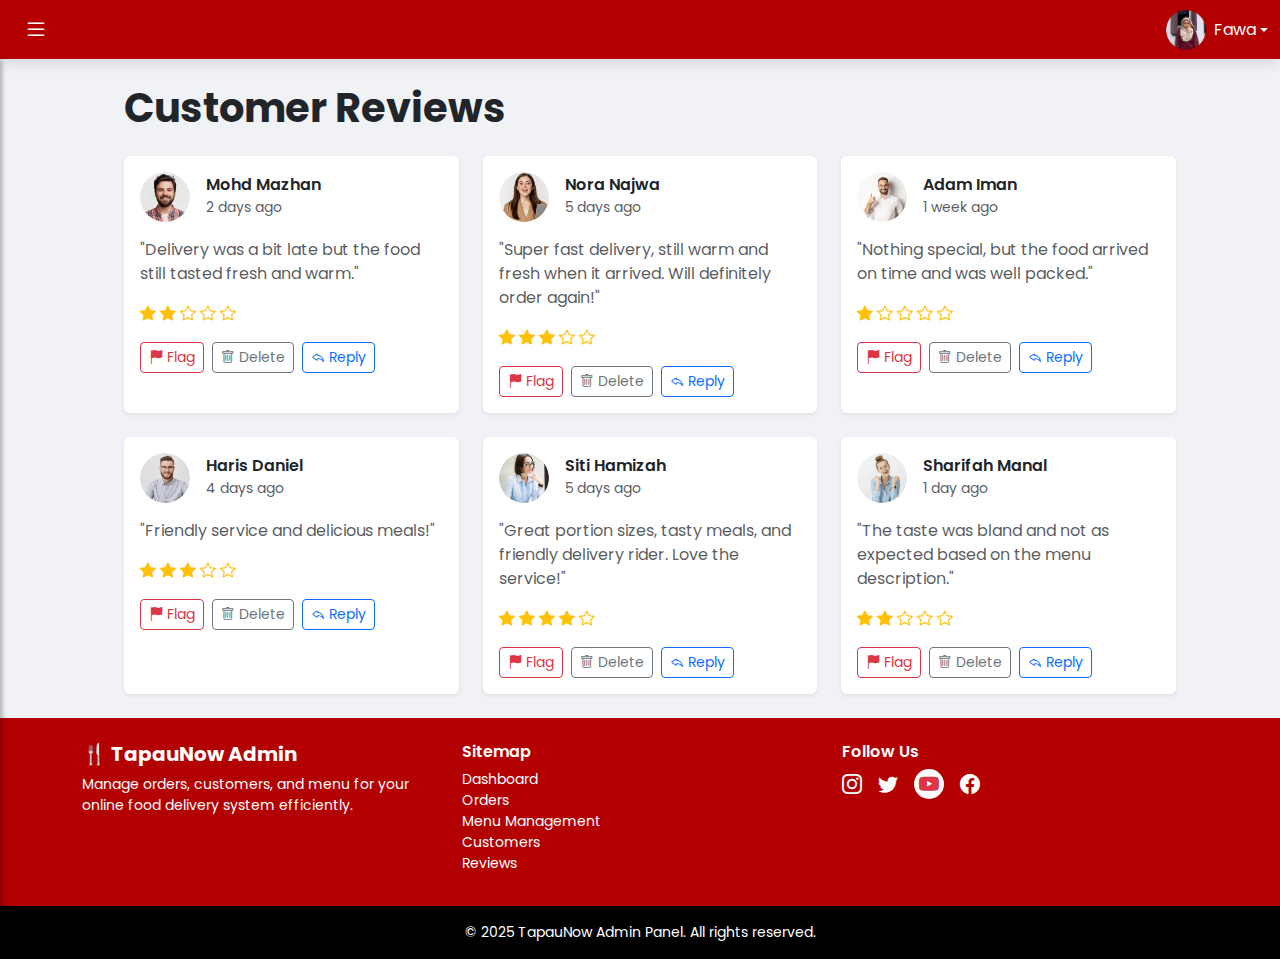
<file: reviews.html>
<!DOCTYPE html>
<html lang="en">

<head>
  <meta charset="UTF-8" />
  <meta name="viewport" content="width=device-width, initial-scale=1.0" />
  <title>Customer Reviews</title>
  <link href="https://cdn.jsdelivr.net/npm/bootstrap@5.3.2/dist/css/bootstrap.min.css" rel="stylesheet">
  <link rel="stylesheet" href="styles.css">
  <link href="https://cdn.jsdelivr.net/npm/bootstrap-icons@1.10.5/font/bootstrap-icons.css" rel="stylesheet">
  <link href="https://fonts.googleapis.com/css2?family=Poppins:wght@400;600&display=swap" rel="stylesheet">
  <style>
    body {
      font-family: 'Poppins', sans-serif;
    }

    .card:hover {
      transform: scale(1.02);
      transition: 0.3s ease;
      box-shadow: 0 0 15px rgba(0, 0, 0, 0.1);
    }
  </style>
</head>

<body>

  <!-- Top Navigation Bar -->
  <nav class="navbar navbar-expand-lg border-bottom">
    <div class="container-fluid">
      <button class="btn border-0 text-white fs-4" id="menu-toggle" style="background: none;">
        <i class="bi bi-list"></i>
      </button>
      <div class="dropdown">
        <a href="#" class="d-flex align-items-center text-decoration-none dropdown-toggle" data-bs-toggle="dropdown"
          aria-expanded="false">
          <img src="images/profile.png" alt="Profile Avatar" class="rounded-circle me-2" width="40">
          <span>Fawa</span>
        </a>
        <ul class="dropdown-menu dropdown-menu-end">
          <li><a class="dropdown-item" href="adminprofile.html">Profile</a></li>
          <li><a class="dropdown-item" href="#">Settings</a></li>
          <li>
            <hr class="dropdown-divider">
          </li>
          <li><a class="dropdown-item" href="logout.php">Logout</a></li>
        </ul>
      </div>
    </div>
  </nav>

  <!-- Sidebar + Main Content Wrapper -->
  <div class="d-flex" id="wrapper">

    <!-- Sidebar -->
    <div class="bg-dark text-white p-3 min-vh-100" style="width: 250px;" id="sidebar">
      <div class="sidebar-heading">
        <img src="images/profile.png" alt="Profile Avatar" class="rounded-circle me-2" width="50">
        <span>fawa<br><small>2024266354</small></span>
      </div>
      <hr class="text-white">
      <ul class="nav flex-column mt-4">
        <ul>
          <li class="nav-item"><a href="dashboard.html" class="nav-link">Dashboard</a></li>
          <li class="nav-item"><a href="orders.html" class="nav-link">Orders</a></li>
          <li class="nav-item"><a href="menu.html" class="nav-link">Menu Management</a></li>
          <li class="nav-item"><a href="reviews.html" class="nav-link active">Reviews</a></li>
          <li class="nav-item"><a href="customers.html" class="nav-link">Customers</a></li>
        </ul>
    </div>

    <!-- Page Content -->
    <div class="container-fluid p-4" id="page-content">
      <h1 class="mb-4 fw-bold">Customer Reviews</h1>

      <div class="row g-4">
        <!-- Review Card 1 -->
        <div class="col-md-6 col-lg-4">
          <div class="card shadow-sm border-0 h-100">
            <div class="card-body">
              <div class="d-flex align-items-center mb-3">
                <img src="images/profile1.png" alt="avatar" class="rounded-circle me-3" width="50" height="50">
                <div>
                  <h6 class="mb-0 fw-semibold">Mohd Mazhan</h6>
                  <small class="text-muted">2 days ago</small>
                </div>
              </div>
              <p class="text-muted">"Delivery was a bit late but the food still tasted fresh and warm."</p>
              <div class="mb-3 text-warning">
                <i class="bi bi-star-fill"></i>
                <i class="bi bi-star-fill"></i>
                <i class="bi bi-star"></i>
                <i class="bi bi-star"></i>
                <i class="bi bi-star"></i>
              </div>
              <div class="d-flex gap-2">
                <button class="btn btn-sm btn-outline-danger"><i class="bi bi-flag-fill me-1"></i>Flag</button>
                <button class="btn btn-sm btn-outline-secondary"><i class="bi bi-trash me-1"></i>Delete</button>
                <button class="btn btn-sm btn-outline-primary"><i class="bi bi-reply me-1"></i>Reply</button>
              </div>
            </div>
          </div>
        </div>

        <!-- Review Card 2 -->
        <div class="col-md-6 col-lg-4">
          <div class="card shadow-sm border-0 h-100">
            <div class="card-body">
              <div class="d-flex align-items-center mb-3">
                <img src="images/profile4.png" alt="avatar" class="rounded-circle me-3" width="50" height="50">
                <div>
                  <h6 class="mb-0 fw-semibold">Nora Najwa</h6>
                  <small class="text-muted">5 days ago</small>
                </div>
              </div>
              <p class="text-muted">"Super fast delivery, still warm and fresh when it arrived. Will definitely order
                again!"</p>
              <div class="mb-3 text-warning">
                <i class="bi bi-star-fill"></i>
                <i class="bi bi-star-fill"></i>
                <i class="bi bi-star-fill"></i>
                <i class="bi bi-star"></i>
                <i class="bi bi-star"></i>
              </div>
              <div class="d-flex gap-2">
                <button class="btn btn-sm btn-outline-danger"><i class="bi bi-flag-fill me-1"></i>Flag</button>
                <button class="btn btn-sm btn-outline-secondary"><i class="bi bi-trash me-1"></i>Delete</button>
                <button class="btn btn-sm btn-outline-primary"><i class="bi bi-reply me-1"></i>Reply</button>
              </div>
            </div>
          </div>
        </div>

        <!-- Review Card 3 -->
        <div class="col-md-6 col-lg-4">
          <div class="card shadow-sm border-0 h-100">
            <div class="card-body">
              <div class="d-flex align-items-center mb-3">
                <img src="images/profile3.png" alt="avatar" class="rounded-circle me-3" width="50" height="50">
                <div>
                  <h6 class="mb-0 fw-semibold">Adam Iman</h6>
                  <small class="text-muted">1 week ago</small>
                </div>
              </div>
              <p class="text-muted">"Nothing special, but the food arrived on time and was well packed."</p>
              <div class="mb-3 text-warning">
                <i class="bi bi-star-fill"></i>
                <i class="bi bi-star"></i>
                <i class="bi bi-star"></i>
                <i class="bi bi-star"></i>
                <i class="bi bi-star"></i>
              </div>
              <div class="d-flex gap-2">
                <button class="btn btn-sm btn-outline-danger"><i class="bi bi-flag-fill me-1"></i>Flag</button>
                <button class="btn btn-sm btn-outline-secondary"><i class="bi bi-trash me-1"></i>Delete</button>
                <button class="btn btn-sm btn-outline-primary"><i class="bi bi-reply me-1"></i>Reply</button>
              </div>
            </div>
          </div>
        </div>

        <!-- Review Card 4 -->
        <div class="col-md-6 col-lg-4">
          <div class="card shadow-sm border-0 h-100">
            <div class="card-body">
              <div class="d-flex align-items-center mb-3">
                <img src="images/profile2.png" alt="avatar" class="rounded-circle me-3" width="50" height="50">
                <div>
                  <h6 class="mb-0 fw-semibold">Haris Daniel</h6>
                  <small class="text-muted">4 days ago</small>
                </div>
              </div>
              <p class="text-muted">"Friendly service and delicious meals!"</p>
              <div class="mb-3 text-warning">
                <i class="bi bi-star-fill"></i>
                <i class="bi bi-star-fill"></i>
                <i class="bi bi-star-fill"></i>
                <i class="bi bi-star"></i>
                <i class="bi bi-star"></i>
              </div>
              <div class="d-flex gap-2">
                <button class="btn btn-sm btn-outline-danger"><i class="bi bi-flag-fill me-1"></i>Flag</button>
                <button class="btn btn-sm btn-outline-secondary"><i class="bi bi-trash me-1"></i>Delete</button>
                <button class="btn btn-sm btn-outline-primary"><i class="bi bi-reply me-1"></i>Reply</button>
              </div>
            </div>
          </div>
        </div>

        <!-- Review Card 5 -->
        <div class="col-md-6 col-lg-4">
          <div class="card shadow-sm border-0 h-100">
            <div class="card-body">
              <div class="d-flex align-items-center mb-3">
                <img src="images/profile5.png" alt="avatar" class="rounded-circle me-3" width="50" height="50">
                <div>
                  <h6 class="mb-0 fw-semibold">Siti Hamizah</h6>
                  <small class="text-muted">5 days ago</small>
                </div>
              </div>
              <p class="text-muted">"Great portion sizes, tasty meals, and friendly delivery rider. Love the service!"
              </p>
              <div class="mb-3 text-warning">
                <i class="bi bi-star-fill"></i>
                <i class="bi bi-star-fill"></i>
                <i class="bi bi-star-fill"></i>
                <i class="bi bi-star-fill"></i>
                <i class="bi bi-star"></i>
              </div>
              <div class="d-flex gap-2">
                <button class="btn btn-sm btn-outline-danger"><i class="bi bi-flag-fill me-1"></i>Flag</button>
                <button class="btn btn-sm btn-outline-secondary"><i class="bi bi-trash me-1"></i>Delete</button>
                <button class="btn btn-sm btn-outline-primary"><i class="bi bi-reply me-1"></i>Reply</button>
              </div>
            </div>
          </div>
        </div>

        <!-- Review Card 6 -->
        <div class="col-md-6 col-lg-4">
          <div class="card shadow-sm border-0 h-100">
            <div class="card-body">
              <div class="d-flex align-items-center mb-3">
                <img src="images/profile6.png" alt="avatar" class="rounded-circle me-3" width="50" height="50">
                <div>
                  <h6 class="mb-0 fw-semibold">Sharifah Manal</h6>
                  <small class="text-muted">1 day ago</small>
                </div>
              </div>
              <p class="text-muted">"The taste was bland and not as expected based on the menu description."</p>
              <div class="mb-3 text-warning">
                <i class="bi bi-star-fill"></i>
                <i class="bi bi-star-fill"></i>
                <i class="bi bi-star"></i>
                <i class="bi bi-star"></i>
                <i class="bi bi-star"></i>
              </div>
              <div class="d-flex gap-2">
                <button class="btn btn-sm btn-outline-danger"><i class="bi bi-flag-fill me-1"></i>Flag</button>
                <button class="btn btn-sm btn-outline-secondary"><i class="bi bi-trash me-1"></i>Delete</button>
                <button class="btn btn-sm btn-outline-primary"><i class="bi bi-reply me-1"></i>Reply</button>
              </div>
            </div>
          </div>
        </div>

      </div>
    </div>
  </div>

  <!-- Footer Section Start -->
  <footer class="text-white pt-4" style="background-color: #b30000;">
    <div class="container">
      <div class="row">

        <!-- Branding -->
        <div class="col-md-4 mb-3">
          <h5 class="fw-bold">🍴 TapauNow Admin</h5>
          <p class="small">Manage orders, customers, and menu for your online food delivery system efficiently.</p>
        </div>

        <!-- Sitemap -->
        <div class="col-md-4 mb-3">
          <h6 class="fw-semibold">Sitemap</h6>
          <ul class="list-unstyled small">
            <li><a href="dashboard.html" class="text-white text-decoration-none">Dashboard</a></li>
            <li><a href="orders.html" class="text-white text-decoration-none">Orders</a></li>
            <li><a href="menu.html" class="text-white text-decoration-none">Menu Management</a></li>
            <li><a href="customers.html" class="text-white text-decoration-none">Customers</a></li>
            <li><a href="reviews.html" class="text-white text-decoration-none">Reviews</a></li>
          </ul>
        </div>

        <!-- Social Media -->
        <div class="col-md-4 mb-3">
          <h6 class="fw-semibold">Follow Us</h6>
          <div class="d-flex gap-3">
            <a href="https://www.instagram.com/yfaar/" class="text-white fs-5"><i class="bi bi-instagram"></i></a>
            <a href="https://x.com/yfaaar" class="text-white fs-5"><i class="bi bi-twitter"></i></a> <!-- FIXED -->
            <a href="https://www.youtube.com/@NURFARAHKHAIRUDIN-i7n"
              class="fs-5 d-inline-flex align-items-center justify-content-center rounded-circle"
              style="width: 30px; height: 30px; background-color: white;">
              <i class="bi bi-youtube text-danger"></i>
            </a>
            <a href="https://www.facebook.com/share/1JZTAfGp1u/?mibextid=wwXIfr" class="text-white fs-5"><i
                class="bi bi-facebook"></i></a>
          </div>
        </div>


      </div>
    </div>

    <!-- Copyright -->
    <div class="text-center small p-3" style="background-color: black; color: white;">
      © 2025 TapauNow Admin Panel. All rights reserved.
    </div>
  </footer>
  <!-- Footer Section End -->

  <script src="https://cdn.jsdelivr.net/npm/bootstrap@5.3.2/dist/js/bootstrap.bundle.min.js"></script>
  <script src="scripts.js"></script>

</body>

</html>
</file>
<file: styles.css>
* {
  margin: 0;
  padding: 0;
  box-sizing: border-box;
  font-family: 'Poppins', sans-serif;
}

/* Login Section Style */
.login-page {
  background: url("images/background.jpeg") no-repeat center center fixed;
  background-size: cover;
  min-height: 100vh;
  display: flex;
  justify-content: center;
  align-items: center;
  font-family: 'Poppins', sans-serif;
}

.glass-card {
  backdrop-filter: blur(15px);
  background: rgba(30, 30, 30, 0.5);
  border: 1px solid rgba(255, 255, 255, 0.2);
  border-radius: 20px;
  padding: 40px;
  max-width: 420px;
  width: 100%;
  box-shadow: 0 8px 32px rgba(0, 0, 0, 0.2);
  color: white;
  text-align: center;
}

.glass-card h2 {
  margin-bottom: 20px;
  font-weight: 600;
}

.form-group {
  position: relative;
  margin-bottom: 20px;
}

.form-control {
  background: rgba(255, 255, 255, 0.2);
  border: none;
  color: white;
  padding-left: 2.5rem;
  border-radius: 12px;
}

.form-control::placeholder {
  color: rgba(255, 255, 255, 0.7);
}

.form-icon {
  position: absolute;
  top: 50%;
  left: 15px;
  transform: translateY(-50%);
  color: rgba(255, 255, 255, 0.7);
}

.toggle-password {
  position: absolute;
  right: 15px;
  top: 50%;
  transform: translateY(-50%);
  color: rgba(255, 255, 255, 0.7);
  cursor: pointer;
}

.btn-login {
  background-color: rgba(255, 255, 255, 0.2);
  border: 1px solid rgba(255, 255, 255, 0.4);
  color: white;
  font-weight: 600;
  border-radius: 12px;
  width: 100%;
  transition: background 0.3s;
}

.btn-login:hover {
  background-color: rgba(255, 255, 255, 0.4);
  color: #000;
}

.social-btn .google-btn {
  background-color: #ffffff;
  color: #333;
  border: 1px solid #ddd;
}

.social-btn .facebook-btn {
  background-color: #1877F2;
  color: white;
}

.social-btn {
  display: flex;
  justify-content: center;
  gap: 10px;
  margin-top: 20px;
}

.social-btn a {
  text-decoration: none;
  background-color: rgba(255, 255, 255, 0.2);
  padding: 10px 15px;
  border-radius: 10px;
  color: white;
  font-weight: 500;
  transition: background 0.3s;
}

.social-btn a:hover {
  background-color: rgba(255, 255, 255, 0.4);
  color: #000;
}

.logo {
  width: 60px;
  margin-bottom: 15px;
}

/* End Login Section Style */

/* Profile Admin Section Style */
.activity-log {
  margin-top: 40px;
}

.activity-log h5 {
  font-weight: 600;
  margin-bottom: 20px;
}

.activity-log ul {
  list-style: none;
  padding-left: 0;
}

.activity-log li {
  background-color: #f8f9fa;
  border: 1px solid #dee2e6;
  padding: 10px 15px;
  margin-bottom: 10px;
  border-radius: 8px;
  font-size: 0.95rem;
}

.admin-profile {
  font-family: 'Poppins', sans-serif;
}

.admin-profile .profile-container {
  max-width: 1000px;
  margin: 60px auto;
  background: #fff;
  padding: 40px;
  border-radius: 20px;
  box-shadow: 0 10px 30px rgba(0, 0, 0, 0.1);
}

.admin-profile .admin-header {
  display: flex;
  align-items: center;
  gap: 20px;
  border-bottom: 1px solid #ddd;
  padding-bottom: 20px;
  margin-bottom: 30px;
  flex-wrap: wrap;
}

.admin-profile .admin-header img {
  width: 100px;
  height: 100px;
  border-radius: 50%;
  border: 3px solid #b30000;
}

.admin-profile .admin-header h2 {
  margin: 0;
}

.admin-profile .info-grid {
  display: grid;
  grid-template-columns: repeat(auto-fit, minmax(220px, 1fr));
  gap: 20px;
}

.admin-profile .info-box {
  background-color: #f9f9f9;
  padding: 20px;
  border-radius: 12px;
}

.admin-profile .info-box h6 {
  font-size: 0.9rem;
  color: #666;
}

.admin-profile .info-box p {
  font-size: 1.1rem;
  font-weight: 500;
}

.admin-profile .btn-group-action {
  margin-top: 30px;
  display: flex;
  flex-wrap: wrap;
  gap: 10px;
}

.admin-profile .activity-log {
  margin-top: 40px;
}

.admin-profile .activity-log h5 {
  font-weight: 600;
  margin-bottom: 15px;
}

.admin-profile .activity-log ul {
  list-style: none;
  padding-left: 0;
}

.admin-profile .activity-log li {
  background-color: #f1f1f1;
  padding: 10px 15px;
  margin-bottom: 10px;
  border-left: 4px solid #b30000;
  border-radius: 5px;
  font-size: 0.95rem;
}

.admin-profile .text-warning {
  color: #b30000 !important;
}

.admin-profile .btn-warning {
  background-color: #b30000;
  color: #fff;
  border: none;
}

.admin-profile .btn-warning:hover {
  background-color: #a00000;
}

.admin-profile .admin-name {
  font-family: 'Poppins', sans-serif;
  font-size: 2.2rem;
  font-weight: 700;
  color: #2c3e50;
  margin-bottom: 5px;
  border-left: 5px solid #b30000;
  padding-left: 12px;
}

.admin-profile .admin-role {
  font-size: 1rem;
  font-style: italic;
  color: #6c757d;
  padding-left: 12px;
}


/* Edit Profile Admin Section Style */

/* Edit Profile Admin Section Style */

@media (max-width: 768px) {
  .admin-profile .admin-header {
    flex-direction: column;
    align-items: flex-start;
  }

.admin-profile .admin-header img {
    width: 80px;
    height: 80px;
}
  
.admin-profile .btn-group-action {
    flex-direction: column;
    align-items: stretch;
}

.admin-profile .profile-container {
    padding: 25px;
    margin: 20px;
}
}
/* End Profile Admin Section Style */

/* Sidebar Section Style */
#sidebar {
  background: linear-gradient(to bottom, #343a40, #212529);
  box-shadow: 2px 0 5px rgba(0, 0, 0, 0.3);
  transform: translateX(0);
  position: fixed;
  top: 60px;
  left: -250px;
  width: 250px;
  height: 100vh;
  transition: all 0.3s ease;
  z-index: 1000;
}

#sidebar .nav-link {
  color: #ddd;
  transition: 0.3s;
}

#sidebar .nav-link:hover {
  background-color: #495057;
  color: #00eaff;
}

#wrapper.toggled #sidebar {
  left: 0;
}

#page-content {
  margin-left: 250px;
  transition: all 0.3s ease;
  flex: 1;

}

#wrapper.toggled #page-content {
  margin-left: 0;
}

.sidebar-heading {
  font-size: 1.2rem;
  font-weight: bold;
}

.nav-link.active {
  background-color: #333
}

ul {
  list-style-type: none;
  padding-left: 0;
}

ul li:hover a {
  background: #030303;
  color: #00eaff;
  letter-spacing: 1px;
}

/* End Sidebar Section Style */

/* Navbar header Section Style */
.navbar {
  height: 60px;
  background-color: #b30000;
  box-shadow: 0 4px 12px rgba(0, 0, 0, 0.1);
  border-bottom: 1px solid #ccc;
  color: white;
}

.navbar .container-fluid {
  align-items: center;
}

.navbar .navbar-brand,
.navbar .dropdown-toggle,
.navbar .nav-link,
.navbar span {
  color: white
}

.dropdown-menu {
  background-color: #fff;
  border-radius: 0.5rem;
  box-shadow: 0 6px 12px rgba(0, 0, 0, 0.15);
}

.dropdown-item:hover {
  background-color: #ffe6e6;
  color: #b30000;
}

/* End Navbar header Section Style */

/* Profile Customer Section Style */
body {
  background-color: #f0f2f5;
  font-family: 'Poppins', sans-serif;
}

.container-profile {
  max-width: 1100px;
  margin: 50px auto;
  background: #fff;
  border-radius: 20px;
  box-shadow: 0 0 30px rgba(0, 0, 0, 0.1);
  display: flex;
  overflow: hidden;
}

.profile-left {
  width: 40%;
  padding: 40px;
  display: flex;
  flex-direction: column;
  align-items: center;
  justify-content: center;
}

.profile-left .card {
  background: transparent;
  border: none;
  box-shadow: none;
}

.profile-left,
.profile-left * {
  background-color: #2c3e50;
  color: white !important;
}

.profile-left img {
  width: 140px;
  height: 140px;
  border-radius: 50%;
  object-fit: cover;
  border: 4px solid #fff;
  margin-bottom: 20px;
}

.profile-left h3 {
  margin-bottom: 5px;
}

.profile-left p {
  font-size: 14px;
}

.custom-gold {
  background-color: #c49b17;
  /* deep gold */
  color: white;
  padding: 8px 14px;
  border-radius: 10px;
  font-weight: 600;
}

.profile-right {
  width: 60%;
  padding: 40px;
}

.info-row {
  margin-bottom: 15px;
}

.info-label {
  font-weight: 600;
  color: #333;
}

.order-history {
  margin-top: 30px;
}

.order-history h5 {
  font-weight: 600;
  margin-bottom: 15px;
}

.badge {
  font-size: 0.85rem;
}

@media (max-width: 768px) {
  .container-profile {
    flex-direction: column;
  }

  .profile-left,
  .profile-right {
    width: 100%;
  }
}

/* Customer Profile Card Hover */
.card:hover {
  transform: translateY(-5px);
  box-shadow: 0 8px 16px rgba(0, 0, 0, 0.2);
  transition: all 0.3s ease;
}

/* End Profile Customer Section Style */

/* Footer Section Style Start */
#site-footer {
  background: linear-gradient(to right, #b30000, #ff4e50);
  color: white;
}

#site-footer a {
  color: white;
}

#site-footer a:hover {
  text-decoration: underline;
  color: #ffeb3b;
}

#site-footer h5,
#site-footer h6 {
  color: white;
}

#site-footer .p-3 {
  background-color: black !important;
}

/* Footer Section Style End */

/* Copyright Section Style Start */

.copyright {
  overflow: hidden;
  background: rgba(8, 8, 8, 0.85);
  color: #fff;
}

/* Copyright Section Style End */


#page-content {
  margin-left: 100px;
  margin-right: 80px;
}

#sidebar-wrapper .nav-link.active {
  background-color: #FF0000;
  color: red;
}

.card img {
  max-height: 100px;
}

.badge {
  font-size: 1rem;
}
</file>
